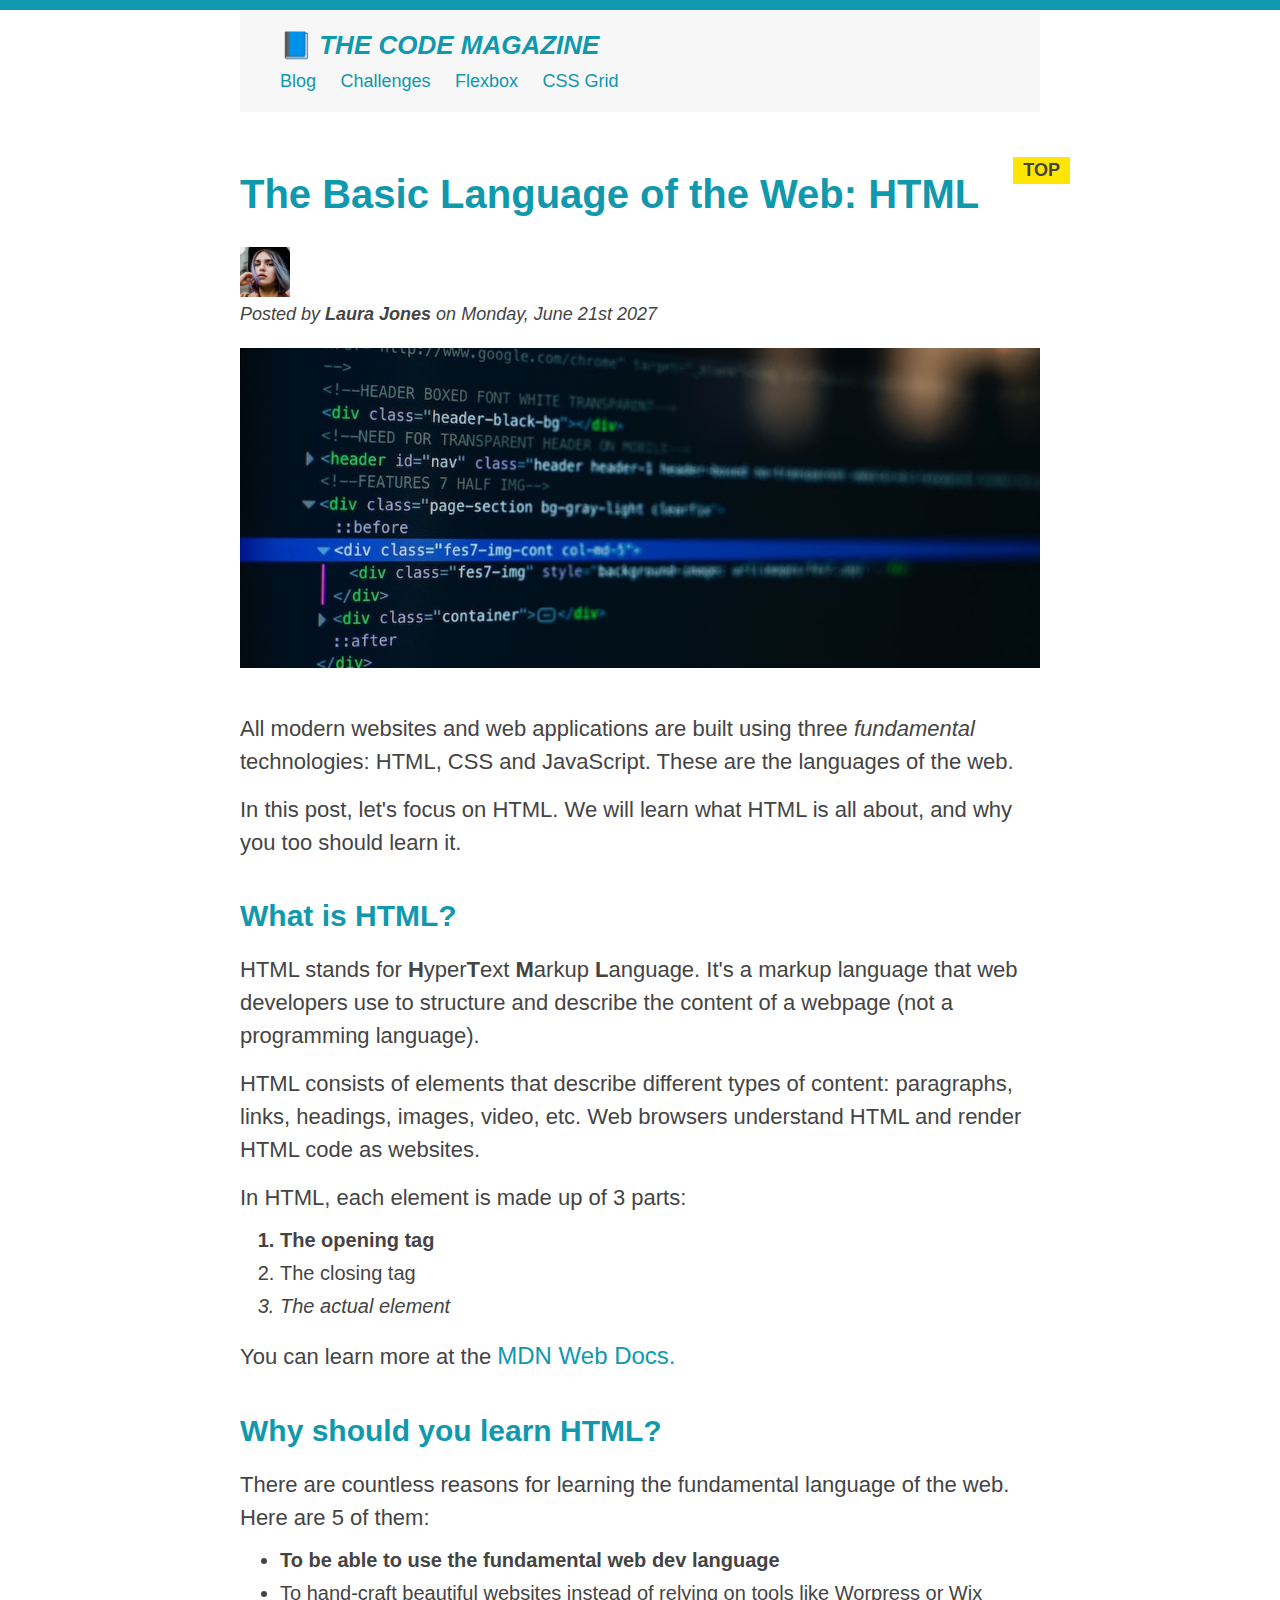
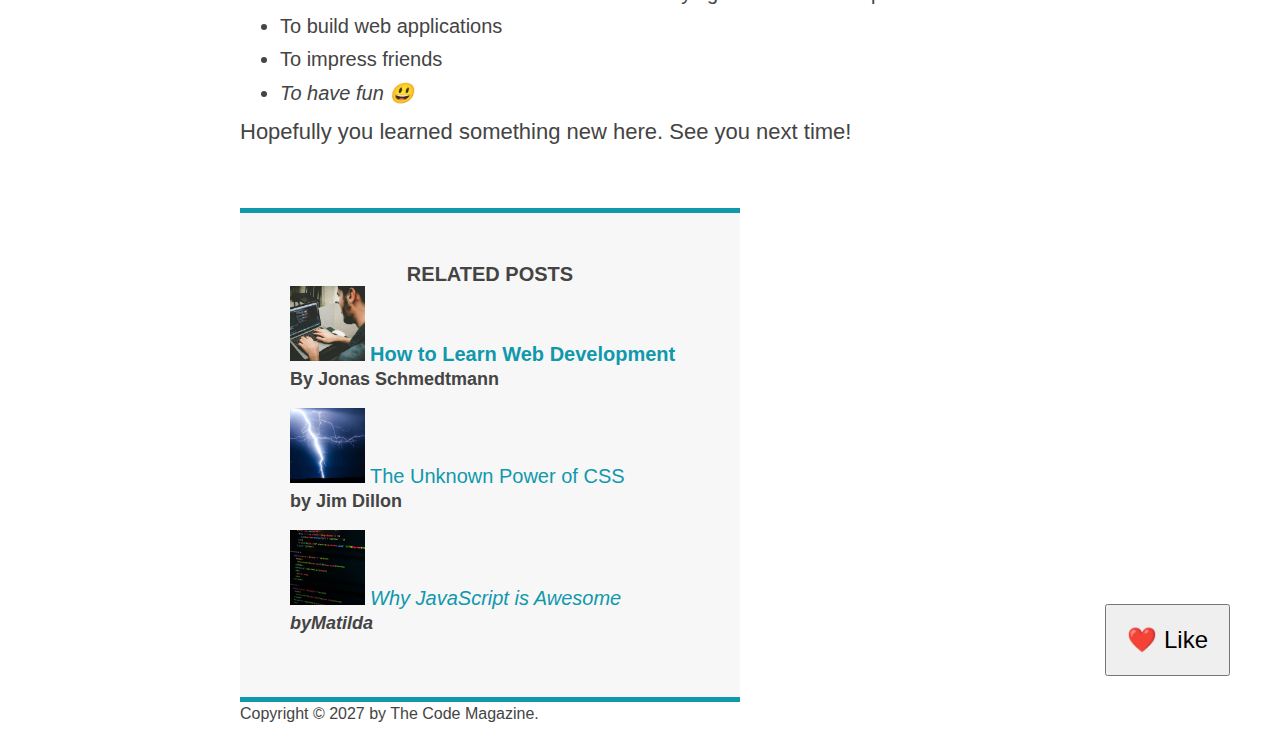
<file: 01-HtmlAndCss-Fundamental/index.html>
<!DOCTYPE html>
<html lang="en">
	<head>
		<meta charset="UTF-8" />
		<meta name="viewport" content="width=device-width, initial-scale=1.0" />
		<title>The Basic Language Of Web: HTML</title>
		<link rel="stylesheet" href="style.css" />
	</head>
	<body>
		<div class="container">
			<header class="main-header">
				<h2 class="main-title">📘 The Code Magazine</h2>
				<nav>
					<a href="blog.html">Blog</a>
					<a href="#">Challenges</a>
					<a href="#">Flexbox</a>
					<a href="#">CSS Grid</a>
				</nav>
			</header>

			<article>
				<header class="article-header">
					<h2 class="article-title">The Basic Language of the Web: HTML</h2>

					<img src="img/laura-jones.jpg" alt="author image" width="50px" height="50px" />

					<p class="posted-by">
						Posted by <strong>Laura Jones</strong> on Monday, June 21st 2027
					</p>

					<img
						class="img-post"
						src="img/post-img.jpg"
						alt="HTML code image"
						width="500px"
						height="200px"
					/>
				</header>

				<p>
					All modern websites and web applications are built using three
					<em>fundamental</em>
					technologies: HTML, CSS and JavaScript. These are the languages of the web.
				</p>

				<p>
					In this post, let's focus on HTML. We will learn what HTML is all about, and why
					you too should learn it.
				</p>

				<h3>What is HTML?</h3>

				<p>
					HTML stands for <strong>H</strong>yper<strong>T</strong>ext
					<strong>M</strong>arkup <strong>L</strong>anguage. It's a markup language that
					web developers use to structure and describe the content of a webpage (not a
					programming language).
				</p>

				<p>
					HTML consists of elements that describe different types of content: paragraphs,
					links, headings, images, video, etc. Web browsers understand HTML and render
					HTML code as websites.
				</p>

				<p>In HTML, each element is made up of 3 parts:</p>

				<ol class="list">
					<li>The opening tag</li>
					<li>The closing tag</li>
					<li>The actual element</li>
				</ol>

				<p>
					You can learn more at the
					<a href="https://developer.mozilla.org/en-US/docs/Web/HTML" target="_blank"
						>MDN Web Docs.</a
					>
				</p>

				<h3>Why should you learn HTML?</h3>

				<p>
					There are countless reasons for learning the fundamental language of the web.
					Here are 5 of them:
				</p>

				<ul class="list">
					<li>To be able to use the fundamental web dev language</li>
					<li>
						To hand-craft beautiful websites instead of relying on tools like Worpress or
						Wix
					</li>
					<li>To build web applications</li>
					<li>To impress friends</li>
					<li>To have fun 😃</li>
				</ul>

				<p>Hopefully you learned something new here. See you next time!</p>
			</article>

			<aside>
				<h4>Related posts</h4>

				<ul class="list">
					<li>
						<img
							src="img/related-1.jpg"
							alt="man coding in pc"
							width="75px"
							height="75px"
						/><a href="#">How to Learn Web Development</a>
						<p>By Jonas Schmedtmann</p>
					</li>

					<li>
						<img
							src="img/related-2.jpg"
							alt="lightning image"
							width="75px"
							height="75px"
						/><a href="#">The Unknown Power of CSS</a>
						<p>by Jim Dillon</p>
					</li>

					<li>
						<img
							src="img/related-3.jpg"
							alt="coding image"
							width="75px"
							height="75px"
						/><a href="#">Why JavaScript is Awesome</a>
						<p>byMatilda</p>
					</li>
				</ul>
			</aside>

			<footer><p>Copyright &copy; 2027 by The Code Magazine.</p></footer>
		</div>
		<button>❤️ Like</button>
	</body>
</html>
</file>
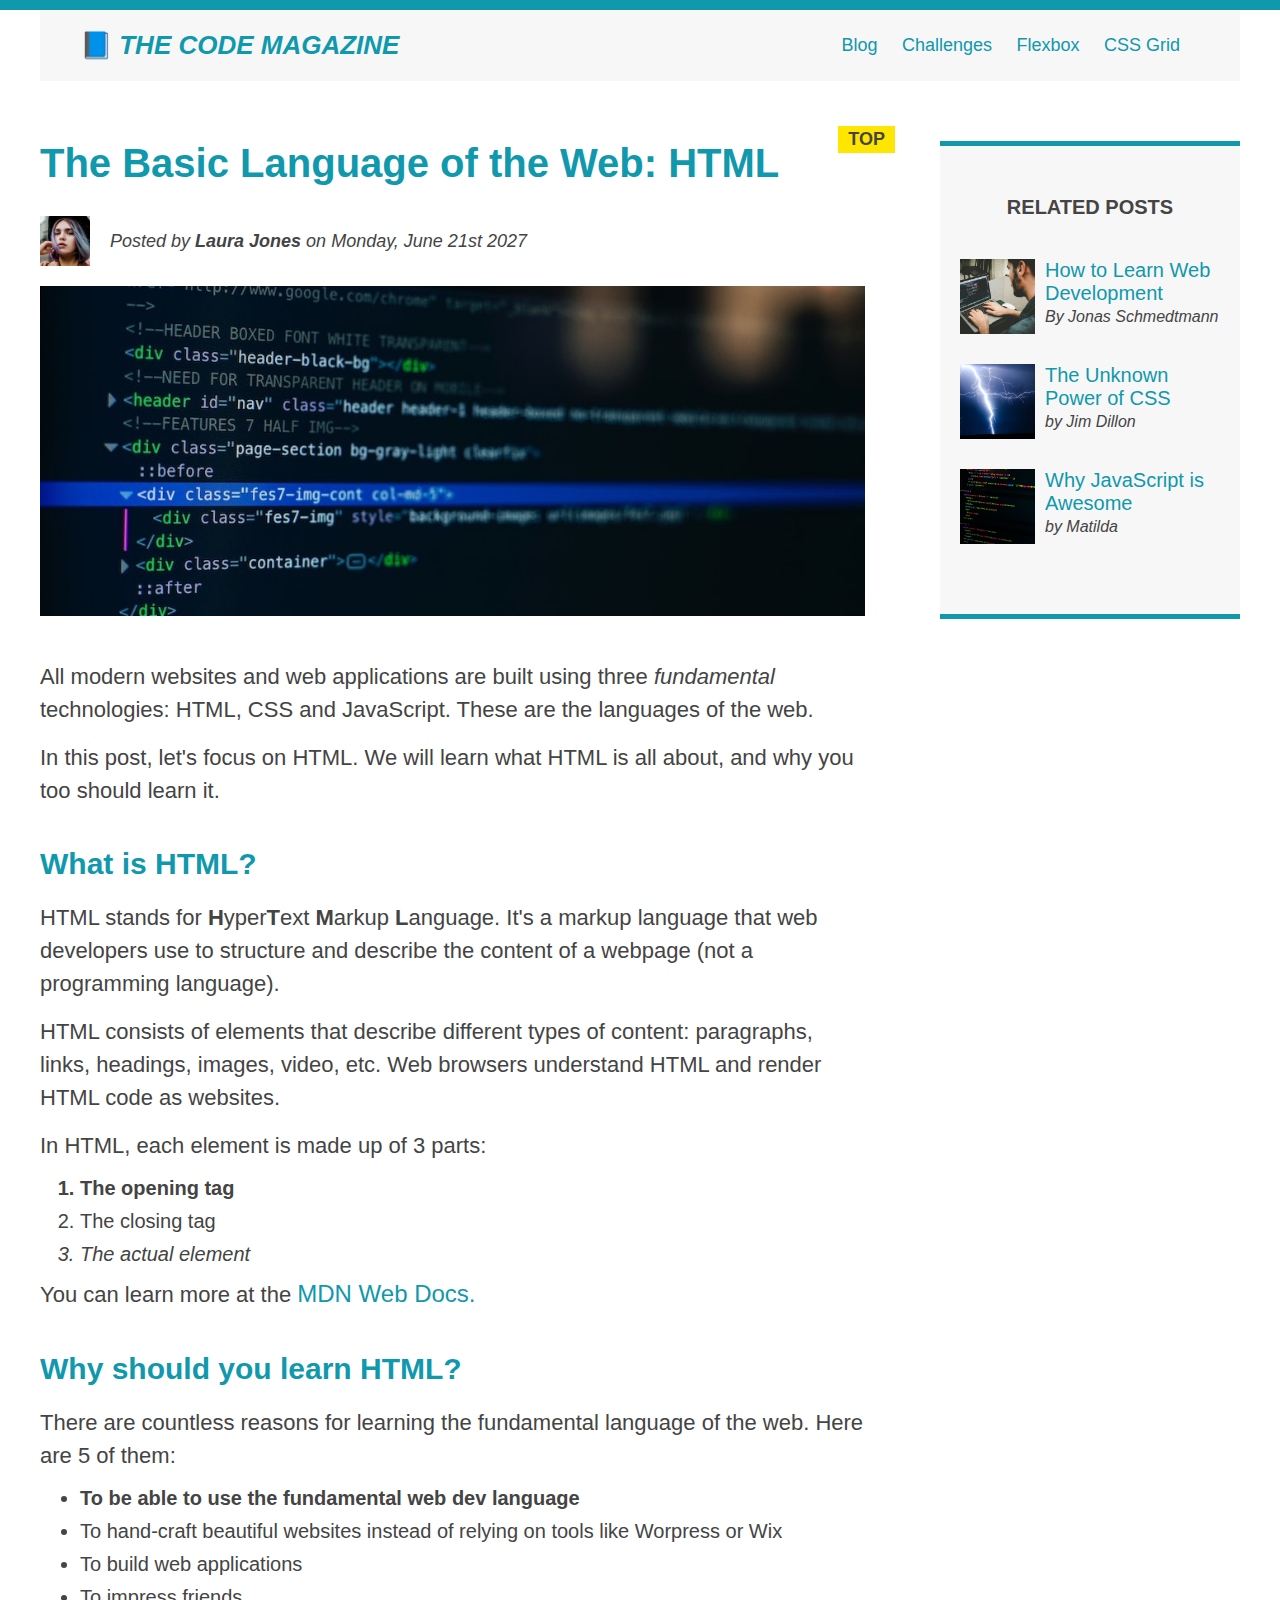
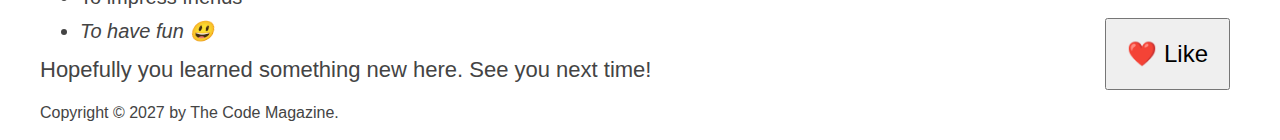
<file: 02-CSS-Layouts/index.html>
<!DOCTYPE html>
<html lang="en">
	<head>
		<meta charset="UTF-8" />
		<meta name="viewport" content="width=device-width, initial-scale=1.0" />
		<title>The Basic Language Of Web: HTML</title>
		<link rel="stylesheet" href="style.css" />
	</head>
	<body>
		<div class="container">
			<header class="main-header clearfix">
				<h2 class="main-title">📘 The Code Magazine</h2>
				<nav>
					<a href="blog.html">Blog</a>
					<a href="#">Challenges</a>
					<a href="flexbox.html">Flexbox</a>
					<a href="css-grid.html">CSS Grid</a>
				</nav>
			</header>

			<!-- For CSS FLEX -->
			<!-- <main> -->
			<article>
				<header class="article-header">
					<h2 class="article-title">The Basic Language of the Web: HTML</h2>

					<div class="author">
						<img
							class="author-img"
							src="img/laura-jones.jpg"
							alt="author image"
							width="50px"
							height="50px"
						/>

						<p class="author-info">
							Posted by <strong>Laura Jones</strong> on Monday, June 21st 2027
						</p>
					</div>

					<img
						class="img-post"
						src="img/post-img.jpg"
						alt="HTML code image"
						width="500px"
						height="200px"
					/>
				</header>

				<p>
					All modern websites and web applications are built using three
					<em>fundamental</em>
					technologies: HTML, CSS and JavaScript. These are the languages of the web.
				</p>

				<p>
					In this post, let's focus on HTML. We will learn what HTML is all about, and why
					you too should learn it.
				</p>

				<h3>What is HTML?</h3>

				<p>
					HTML stands for <strong>H</strong>yper<strong>T</strong>ext
					<strong>M</strong>arkup <strong>L</strong>anguage. It's a markup language that
					web developers use to structure and describe the content of a webpage (not a
					programming language).
				</p>

				<p>
					HTML consists of elements that describe different types of content: paragraphs,
					links, headings, images, video, etc. Web browsers understand HTML and render
					HTML code as websites.
				</p>

				<p>In HTML, each element is made up of 3 parts:</p>

				<ol class="list">
					<li>The opening tag</li>
					<li>The closing tag</li>
					<li>The actual element</li>
				</ol>

				<p>
					You can learn more at the
					<a href="https://developer.mozilla.org/en-US/docs/Web/HTML" target="_blank"
						>MDN Web Docs.</a
					>
				</p>

				<h3>Why should you learn HTML?</h3>

				<p>
					There are countless reasons for learning the fundamental language of the web.
					Here are 5 of them:
				</p>

				<ul class="list">
					<li>To be able to use the fundamental web dev language</li>
					<li>
						To hand-craft beautiful websites instead of relying on tools like Worpress or
						Wix
					</li>
					<li>To build web applications</li>
					<li>To impress friends</li>
					<li>To have fun 😃</li>
				</ul>

				<p>Hopefully you learned something new here. See you next time!</p>
			</article>

			<aside>
				<h4>Related posts</h4>
				<ul class="related">
					<li class="related-post">
						<img
							src="img/related-1.jpg"
							alt="man coding in pc"
							width="75px"
							height="75px"
						/>
						<div>
							<a href="#" class="related-link">How to Learn Web Development</a>
							<p class="related-author">By Jonas Schmedtmann</p>
						</div>
					</li>

					<li class="related-post">
						<img
							src="img/related-2.jpg"
							alt="lightning image"
							width="75px"
							height="75px"
						/>
						<div>
							<a href="#" class="related-link">The Unknown Power of CSS</a>
							<p class="related-author">by Jim Dillon</p>
						</div>
					</li>

					<li class="related-post">
						<img src="img/related-3.jpg" alt="coding image" width="75px" height="75px" />
						<div>
							<a href="#" class="related-link">Why JavaScript is Awesome</a>
							<p class="related-author">by Matilda</p>
						</div>
					</li>
				</ul>
			</aside>
			<!-- </main> -->

			<footer><p>Copyright &copy; 2027 by The Code Magazine.</p></footer>
		</div>
		<button>❤️ Like</button>
	</body>
</html>
</file>
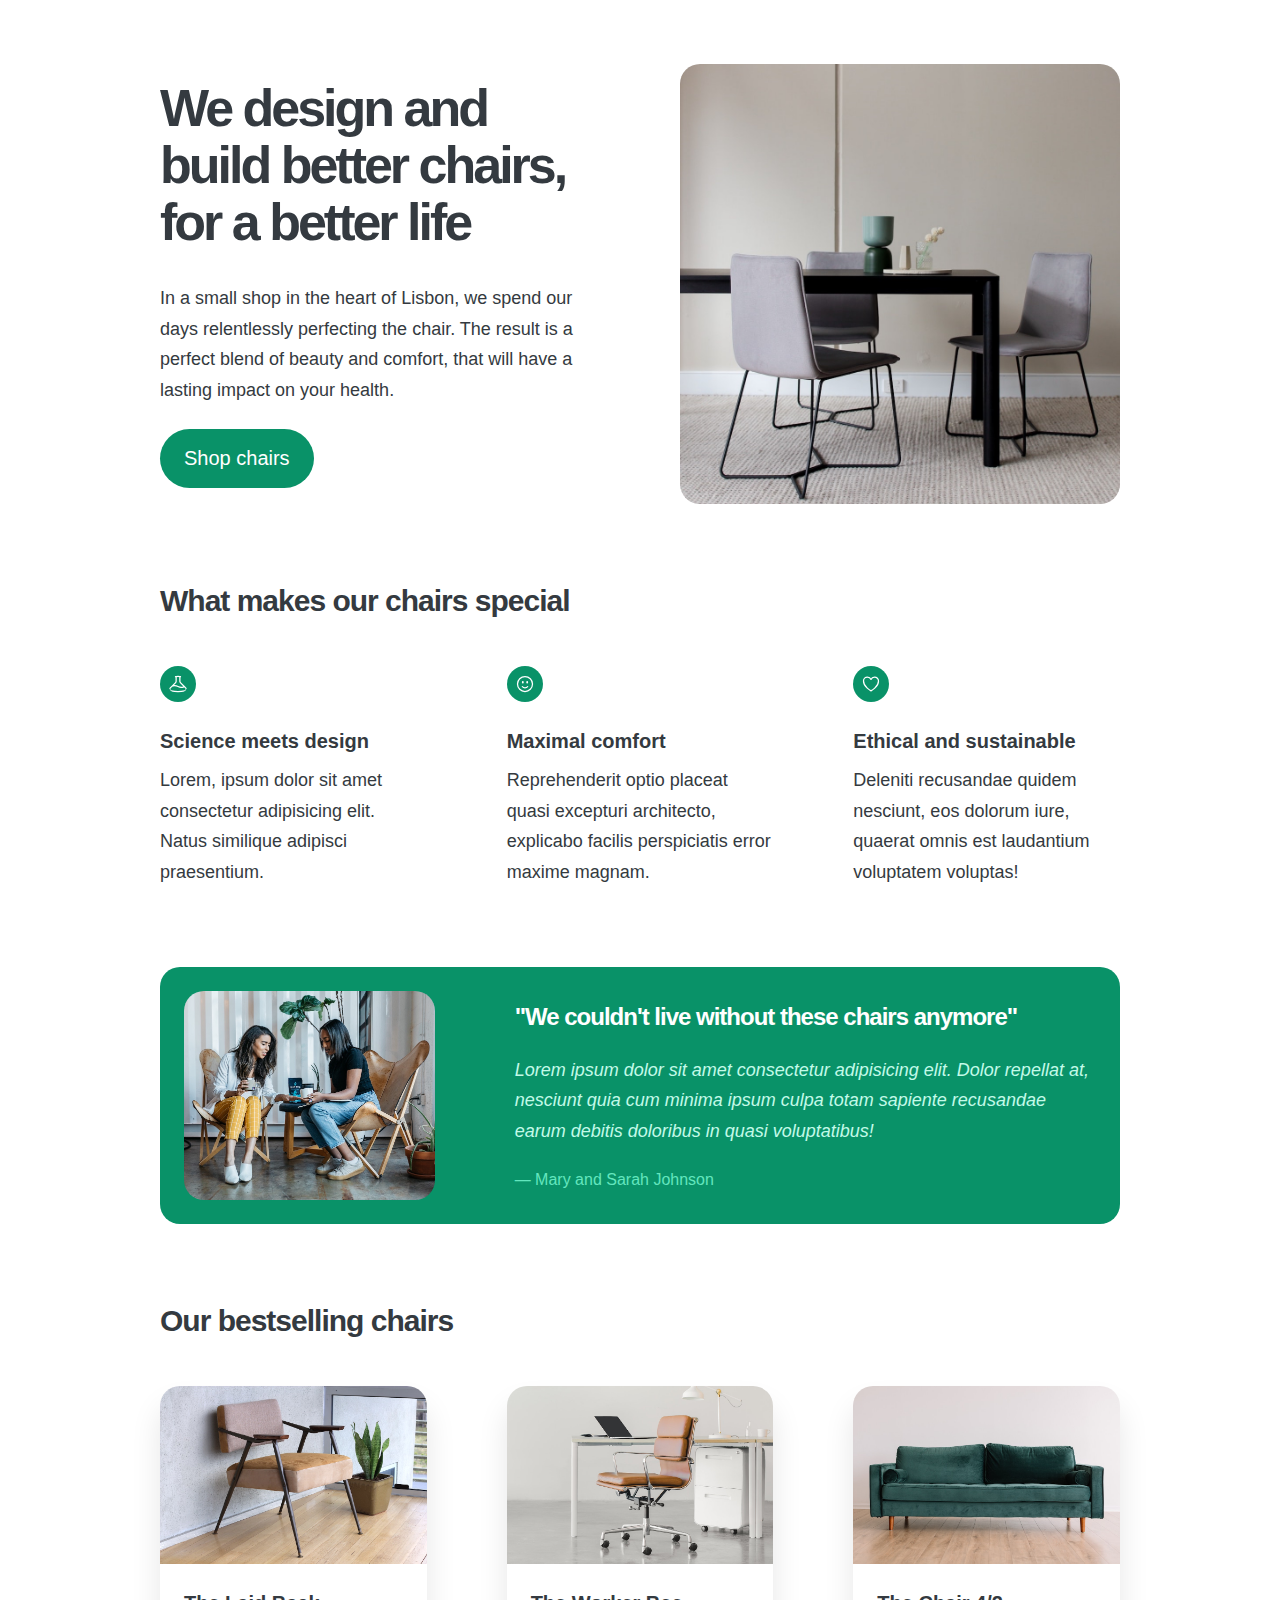
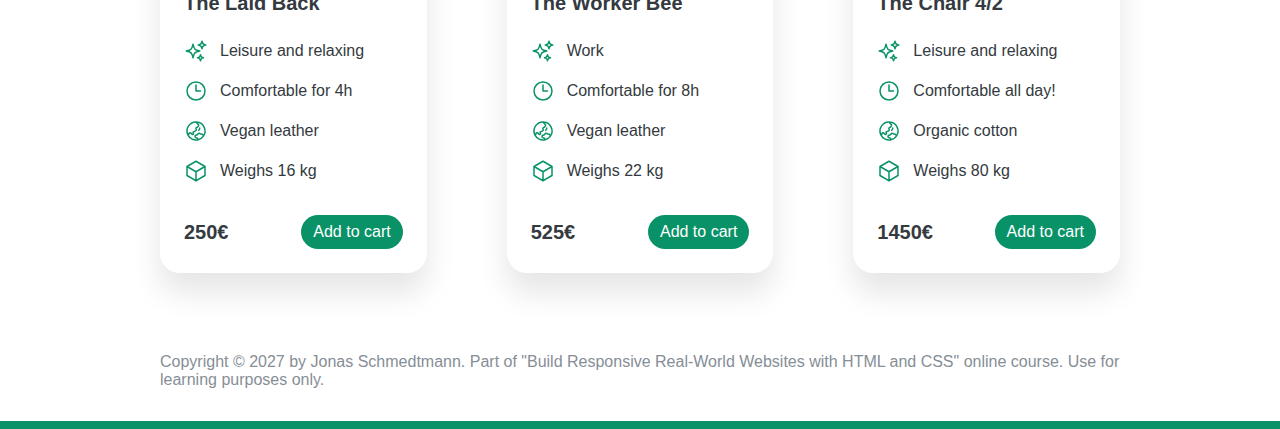
<file: 03-Design/index.html>
<!DOCTYPE html>
<html lang="en">
	<head>
		<meta charset="UTF-8" />
		<meta http-equiv="X-UA-Compatible" content="IE=edge" />
		<meta name="viewport" content="width=device-width, initial-scale=1.0" />
		<link rel="preconnect" href="https://fonts.googleapis.com" />
		<link rel="preconnect" href="https://fonts.gstatic.com" crossorigin />
		<link
			href="https://fonts.googleapis.com/css2?family=Inter:opsz,wght@14..32,100..900&display=swap"
			rel="stylesheet"
		/>
		<link rel="stylesheet" href="style.css" />
		<title>Lisbon Chair Shop</title>
	</head>
	<body>
		<div class="container">
			<header>
				<div class="header-text-box">
					<h1>We design and build better chairs, for a better life</h1>
					<p class="header-text">
						In a small shop in the heart of Lisbon, we spend our days relentlessly
						perfecting the chair. The result is a perfect blend of beauty and comfort,
						that will have a lasting impact on your health.
					</p>
					<a class="btn btn--big" href="#">Shop chairs</a>
				</div>
				<img src="hero.jpg" alt="Photo" />
			</header>

			<section>
				<h2>What makes our chairs special</h2>
				<div class="grid-3-cols">
					<div>
						<svg
							xmlns="http://www.w3.org/2000/svg"
							fill="none"
							viewBox="0 0 24 24"
							stroke-width="1.5"
							stroke="currentColor"
							class="features-icon"
						>
							<path
								stroke-linecap="round"
								stroke-linejoin="round"
								d="M9.75 3.104v5.714a2.25 2.25 0 0 1-.659 1.591L5 14.5M9.75 3.104c-.251.023-.501.05-.75.082m.75-.082a24.301 24.301 0 0 1 4.5 0m0 0v5.714c0 .597.237 1.17.659 1.591L19.8 15.3M14.25 3.104c.251.023.501.05.75.082M19.8 15.3l-1.57.393A9.065 9.065 0 0 1 12 15a9.065 9.065 0 0 0-6.23-.693L5 14.5m14.8.8 1.402 1.402c1.232 1.232.65 3.318-1.067 3.611A48.309 48.309 0 0 1 12 21c-2.773 0-5.491-.235-8.135-.687-1.718-.293-2.3-2.379-1.067-3.61L5 14.5"
							/>
						</svg>

						<p class="features-title"><strong>Science meets design</strong></p>
						<p class="features-text">
							Lorem, ipsum dolor sit amet consectetur adipisicing elit. Natus similique
							adipisci praesentium.
						</p>
					</div>

					<div>
						<svg
							xmlns="http://www.w3.org/2000/svg"
							fill="none"
							viewBox="0 0 24 24"
							stroke-width="1.5"
							stroke="currentColor"
							class="features-icon"
						>
							<path
								stroke-linecap="round"
								stroke-linejoin="round"
								d="M15.182 15.182a4.5 4.5 0 0 1-6.364 0M21 12a9 9 0 1 1-18 0 9 9 0 0 1 18 0ZM9.75 9.75c0 .414-.168.75-.375.75S9 10.164 9 9.75 9.168 9 9.375 9s.375.336.375.75Zm-.375 0h.008v.015h-.008V9.75Zm5.625 0c0 .414-.168.75-.375.75s-.375-.336-.375-.75.168-.75.375-.75.375.336.375.75Zm-.375 0h.008v.015h-.008V9.75Z"
							/>
						</svg>

						<p class="features-title">
							<strong>Maximal comfort</strong>
						</p>
						<p class="features-text">
							Reprehenderit optio placeat quasi excepturi architecto, explicabo facilis
							perspiciatis error maxime magnam.
						</p>
					</div>

					<div>
						<svg
							xmlns="http://www.w3.org/2000/svg"
							fill="none"
							viewBox="0 0 24 24"
							stroke-width="1.5"
							stroke="currentColor"
							class="features-icon"
						>
							<path
								stroke-linecap="round"
								stroke-linejoin="round"
								d="M21 8.25c0-2.485-2.099-4.5-4.688-4.5-1.935 0-3.597 1.126-4.312 2.733-.715-1.607-2.377-2.733-4.313-2.733C5.1 3.75 3 5.765 3 8.25c0 7.22 9 12 9 12s9-4.78 9-12Z"
							/>
						</svg>

						<p class="features-title">
							<strong>Ethical and sustainable</strong>
						</p>
						<p class="features-text">
							Deleniti recusandae quidem nesciunt, eos dolorum iure, quaerat omnis est
							laudantium voluptatem voluptas!
						</p>
					</div>
				</div>
			</section>

			<section class="testimonial-section">
				<div class="grid-3-cols">
					<img src="customers.jpg" alt="People sitting on chairs" />
					<div class="testimonial-box">
						<h2>"We couldn't live without these chairs anymore"</h2>
						<blockquote class="testimonial-text">
							Lorem ipsum dolor sit amet consectetur adipisicing elit. Dolor repellat at,
							nesciunt quia cum minima ipsum culpa totam sapiente recusandae earum debitis
							doloribus in quasi voluptatibus!
						</blockquote>
						<p class="testimonial-author">&mdash; Mary and Sarah Johnson</p>
					</div>
				</div>
			</section>

			<section>
				<h2>Our bestselling chairs</h2>
				<div class="grid-3-cols">
					<figure class="chair">
						<img src="chair-1.jpg" alt="Chair" />
						<div class="chair-box">
							<h3>The Laid Back</h3>
							<ul class="chair-details">
								<li>
									<svg
										xmlns="http://www.w3.org/2000/svg"
										fill="none"
										viewBox="0 0 24 24"
										stroke-width="1.5"
										stroke="currentColor"
										class="chair-icon"
									>
										<path
											stroke-linecap="round"
											stroke-linejoin="round"
											d="M9.813 15.904 9 18.75l-.813-2.846a4.5 4.5 0 0 0-3.09-3.09L2.25 12l2.846-.813a4.5 4.5 0 0 0 3.09-3.09L9 5.25l.813 2.846a4.5 4.5 0 0 0 3.09 3.09L15.75 12l-2.846.813a4.5 4.5 0 0 0-3.09 3.09ZM18.259 8.715 18 9.75l-.259-1.035a3.375 3.375 0 0 0-2.455-2.456L14.25 6l1.036-.259a3.375 3.375 0 0 0 2.455-2.456L18 2.25l.259 1.035a3.375 3.375 0 0 0 2.456 2.456L21.75 6l-1.035.259a3.375 3.375 0 0 0-2.456 2.456ZM16.894 20.567 16.5 21.75l-.394-1.183a2.25 2.25 0 0 0-1.423-1.423L13.5 18.75l1.183-.394a2.25 2.25 0 0 0 1.423-1.423l.394-1.183.394 1.183a2.25 2.25 0 0 0 1.423 1.423l1.183.394-1.183.394a2.25 2.25 0 0 0-1.423 1.423Z"
										/>
									</svg>

									<!-- Span is a generic INLINE text element, it doesn't have any meaning. It's like a div element, but inline -->
									<span>Leisure and relaxing</span>
								</li>
								<li>
									<svg
										xmlns="http://www.w3.org/2000/svg"
										fill="none"
										viewBox="0 0 24 24"
										stroke-width="1.5"
										stroke="currentColor"
										class="chair-icon"
									>
										<path
											stroke-linecap="round"
											stroke-linejoin="round"
											d="M12 6v6h4.5m4.5 0a9 9 0 1 1-18 0 9 9 0 0 1 18 0Z"
										/>
									</svg>

									<span>Comfortable for 4h</span>
								</li>
								<li>
									<svg
										xmlns="http://www.w3.org/2000/svg"
										fill="none"
										viewBox="0 0 24 24"
										stroke-width="1.5"
										stroke="currentColor"
										class="chair-icon"
									>
										<path
											stroke-linecap="round"
											stroke-linejoin="round"
											d="M12.75 3.03v.568c0 .334.148.65.405.864l1.068.89c.442.369.535 1.01.216 1.49l-.51.766a2.25 2.25 0 0 1-1.161.886l-.143.048a1.107 1.107 0 0 0-.57 1.664c.369.555.169 1.307-.427 1.605L9 13.125l.423 1.059a.956.956 0 0 1-1.652.928l-.679-.906a1.125 1.125 0 0 0-1.906.172L4.5 15.75l-.612.153M12.75 3.031a9 9 0 0 0-8.862 12.872M12.75 3.031a9 9 0 0 1 6.69 14.036m0 0-.177-.529A2.25 2.25 0 0 0 17.128 15H16.5l-.324-.324a1.453 1.453 0 0 0-2.328.377l-.036.073a1.586 1.586 0 0 1-.982.816l-.99.282c-.55.157-.894.702-.8 1.267l.073.438c.08.474.49.821.97.821.846 0 1.598.542 1.865 1.345l.215.643m5.276-3.67a9.012 9.012 0 0 1-5.276 3.67m0 0a9 9 0 0 1-10.275-4.835M15.75 9c0 .896-.393 1.7-1.016 2.25"
										/>
									</svg>

									<span>Vegan leather</span>
								</li>
								<li>
									<svg
										xmlns="http://www.w3.org/2000/svg"
										fill="none"
										viewBox="0 0 24 24"
										stroke-width="1.5"
										stroke="currentColor"
										class="chair-icon"
									>
										<path
											stroke-linecap="round"
											stroke-linejoin="round"
											d="m21 7.5-9-5.25L3 7.5m18 0-9 5.25m9-5.25v9l-9 5.25M3 7.5l9 5.25M3 7.5v9l9 5.25m0-9v9"
										/>
									</svg>

									<span>Weighs 16 kg</span>
								</li>
							</ul>
							<div class="chair-price">
								<strong>250€</strong>
								<a href="#" class="btn btn--small">Add to cart</a>
							</div>
						</div>
					</figure>

					<figure class="chair">
						<img src="chair-2.jpg" alt="Chair" />
						<div class="chair-box">
							<h3>The Worker Bee</h3>
							<ul class="chair-details">
								<li>
									<svg
										xmlns="http://www.w3.org/2000/svg"
										fill="none"
										viewBox="0 0 24 24"
										stroke-width="1.5"
										stroke="currentColor"
										class="chair-icon"
									>
										<path
											stroke-linecap="round"
											stroke-linejoin="round"
											d="M9.813 15.904 9 18.75l-.813-2.846a4.5 4.5 0 0 0-3.09-3.09L2.25 12l2.846-.813a4.5 4.5 0 0 0 3.09-3.09L9 5.25l.813 2.846a4.5 4.5 0 0 0 3.09 3.09L15.75 12l-2.846.813a4.5 4.5 0 0 0-3.09 3.09ZM18.259 8.715 18 9.75l-.259-1.035a3.375 3.375 0 0 0-2.455-2.456L14.25 6l1.036-.259a3.375 3.375 0 0 0 2.455-2.456L18 2.25l.259 1.035a3.375 3.375 0 0 0 2.456 2.456L21.75 6l-1.035.259a3.375 3.375 0 0 0-2.456 2.456ZM16.894 20.567 16.5 21.75l-.394-1.183a2.25 2.25 0 0 0-1.423-1.423L13.5 18.75l1.183-.394a2.25 2.25 0 0 0 1.423-1.423l.394-1.183.394 1.183a2.25 2.25 0 0 0 1.423 1.423l1.183.394-1.183.394a2.25 2.25 0 0 0-1.423 1.423Z"
										/>
									</svg>
									<span>Work</span>
								</li>
								<li>
									<svg
										xmlns="http://www.w3.org/2000/svg"
										fill="none"
										viewBox="0 0 24 24"
										stroke-width="1.5"
										stroke="currentColor"
										class="chair-icon"
									>
										<path
											stroke-linecap="round"
											stroke-linejoin="round"
											d="M12 6v6h4.5m4.5 0a9 9 0 1 1-18 0 9 9 0 0 1 18 0Z"
										/>
									</svg>
									<span>Comfortable for 8h</span>
								</li>
								<li>
									<svg
										xmlns="http://www.w3.org/2000/svg"
										fill="none"
										viewBox="0 0 24 24"
										stroke-width="1.5"
										stroke="currentColor"
										class="chair-icon"
									>
										<path
											stroke-linecap="round"
											stroke-linejoin="round"
											d="M12.75 3.03v.568c0 .334.148.65.405.864l1.068.89c.442.369.535 1.01.216 1.49l-.51.766a2.25 2.25 0 0 1-1.161.886l-.143.048a1.107 1.107 0 0 0-.57 1.664c.369.555.169 1.307-.427 1.605L9 13.125l.423 1.059a.956.956 0 0 1-1.652.928l-.679-.906a1.125 1.125 0 0 0-1.906.172L4.5 15.75l-.612.153M12.75 3.031a9 9 0 0 0-8.862 12.872M12.75 3.031a9 9 0 0 1 6.69 14.036m0 0-.177-.529A2.25 2.25 0 0 0 17.128 15H16.5l-.324-.324a1.453 1.453 0 0 0-2.328.377l-.036.073a1.586 1.586 0 0 1-.982.816l-.99.282c-.55.157-.894.702-.8 1.267l.073.438c.08.474.49.821.97.821.846 0 1.598.542 1.865 1.345l.215.643m5.276-3.67a9.012 9.012 0 0 1-5.276 3.67m0 0a9 9 0 0 1-10.275-4.835M15.75 9c0 .896-.393 1.7-1.016 2.25"
										/>
									</svg>
									<span>Vegan leather</span>
								</li>
								<li>
									<svg
										xmlns="http://www.w3.org/2000/svg"
										fill="none"
										viewBox="0 0 24 24"
										stroke-width="1.5"
										stroke="currentColor"
										class="chair-icon"
									>
										<path
											stroke-linecap="round"
											stroke-linejoin="round"
											d="m21 7.5-9-5.25L3 7.5m18 0-9 5.25m9-5.25v9l-9 5.25M3 7.5l9 5.25M3 7.5v9l9 5.25m0-9v9"
										/>
									</svg>
									<span>Weighs 22 kg</span>
								</li>
							</ul>
							<div class="chair-price">
								<strong>525€</strong>
								<a href="#" class="btn btn--small">Add to cart</a>
							</div>
						</div>
					</figure>

					<figure class="chair">
						<img src="chair-3.jpg" alt="Chair" />
						<div class="chair-box">
							<h3>The Chair 4/2</h3>
							<ul class="chair-details">
								<li>
									<svg
										xmlns="http://www.w3.org/2000/svg"
										fill="none"
										viewBox="0 0 24 24"
										stroke-width="1.5"
										stroke="currentColor"
										class="chair-icon"
									>
										<path
											stroke-linecap="round"
											stroke-linejoin="round"
											d="M9.813 15.904 9 18.75l-.813-2.846a4.5 4.5 0 0 0-3.09-3.09L2.25 12l2.846-.813a4.5 4.5 0 0 0 3.09-3.09L9 5.25l.813 2.846a4.5 4.5 0 0 0 3.09 3.09L15.75 12l-2.846.813a4.5 4.5 0 0 0-3.09 3.09ZM18.259 8.715 18 9.75l-.259-1.035a3.375 3.375 0 0 0-2.455-2.456L14.25 6l1.036-.259a3.375 3.375 0 0 0 2.455-2.456L18 2.25l.259 1.035a3.375 3.375 0 0 0 2.456 2.456L21.75 6l-1.035.259a3.375 3.375 0 0 0-2.456 2.456ZM16.894 20.567 16.5 21.75l-.394-1.183a2.25 2.25 0 0 0-1.423-1.423L13.5 18.75l1.183-.394a2.25 2.25 0 0 0 1.423-1.423l.394-1.183.394 1.183a2.25 2.25 0 0 0 1.423 1.423l1.183.394-1.183.394a2.25 2.25 0 0 0-1.423 1.423Z"
										/>
									</svg>
									<span>Leisure and relaxing</span>
								</li>
								<li>
									<svg
										xmlns="http://www.w3.org/2000/svg"
										fill="none"
										viewBox="0 0 24 24"
										stroke-width="1.5"
										stroke="currentColor"
										class="chair-icon"
									>
										<path
											stroke-linecap="round"
											stroke-linejoin="round"
											d="M12 6v6h4.5m4.5 0a9 9 0 1 1-18 0 9 9 0 0 1 18 0Z"
										/>
									</svg>
									<span>Comfortable all day!</span>
								</li>
								<li>
									<svg
										xmlns="http://www.w3.org/2000/svg"
										fill="none"
										viewBox="0 0 24 24"
										stroke-width="1.5"
										stroke="currentColor"
										class="chair-icon"
									>
										<path
											stroke-linecap="round"
											stroke-linejoin="round"
											d="M12.75 3.03v.568c0 .334.148.65.405.864l1.068.89c.442.369.535 1.01.216 1.49l-.51.766a2.25 2.25 0 0 1-1.161.886l-.143.048a1.107 1.107 0 0 0-.57 1.664c.369.555.169 1.307-.427 1.605L9 13.125l.423 1.059a.956.956 0 0 1-1.652.928l-.679-.906a1.125 1.125 0 0 0-1.906.172L4.5 15.75l-.612.153M12.75 3.031a9 9 0 0 0-8.862 12.872M12.75 3.031a9 9 0 0 1 6.69 14.036m0 0-.177-.529A2.25 2.25 0 0 0 17.128 15H16.5l-.324-.324a1.453 1.453 0 0 0-2.328.377l-.036.073a1.586 1.586 0 0 1-.982.816l-.99.282c-.55.157-.894.702-.8 1.267l.073.438c.08.474.49.821.97.821.846 0 1.598.542 1.865 1.345l.215.643m5.276-3.67a9.012 9.012 0 0 1-5.276 3.67m0 0a9 9 0 0 1-10.275-4.835M15.75 9c0 .896-.393 1.7-1.016 2.25"
										/>
									</svg>
									<span>Organic cotton</span>
								</li>
								<li>
									<svg
										xmlns="http://www.w3.org/2000/svg"
										fill="none"
										viewBox="0 0 24 24"
										stroke-width="1.5"
										stroke="currentColor"
										class="chair-icon"
									>
										<path
											stroke-linecap="round"
											stroke-linejoin="round"
											d="m21 7.5-9-5.25L3 7.5m18 0-9 5.25m9-5.25v9l-9 5.25M3 7.5l9 5.25M3 7.5v9l9 5.25m0-9v9"
										/>
									</svg>
									<span>Weighs 80 kg</span>
								</li>
							</ul>
							<div class="chair-price">
								<strong>1450€</strong>
								<a href="#" class="btn btn--small">Add to cart</a>
							</div>
						</div>
					</figure>
				</div>
			</section>

			<footer>
				Copyright &copy; 2027 by Jonas Schmedtmann. Part of "Build Responsive Real-World
				Websites with HTML and CSS" online course. Use for learning purposes only.
			</footer>
		</div>
	</body>
</html>
</file>
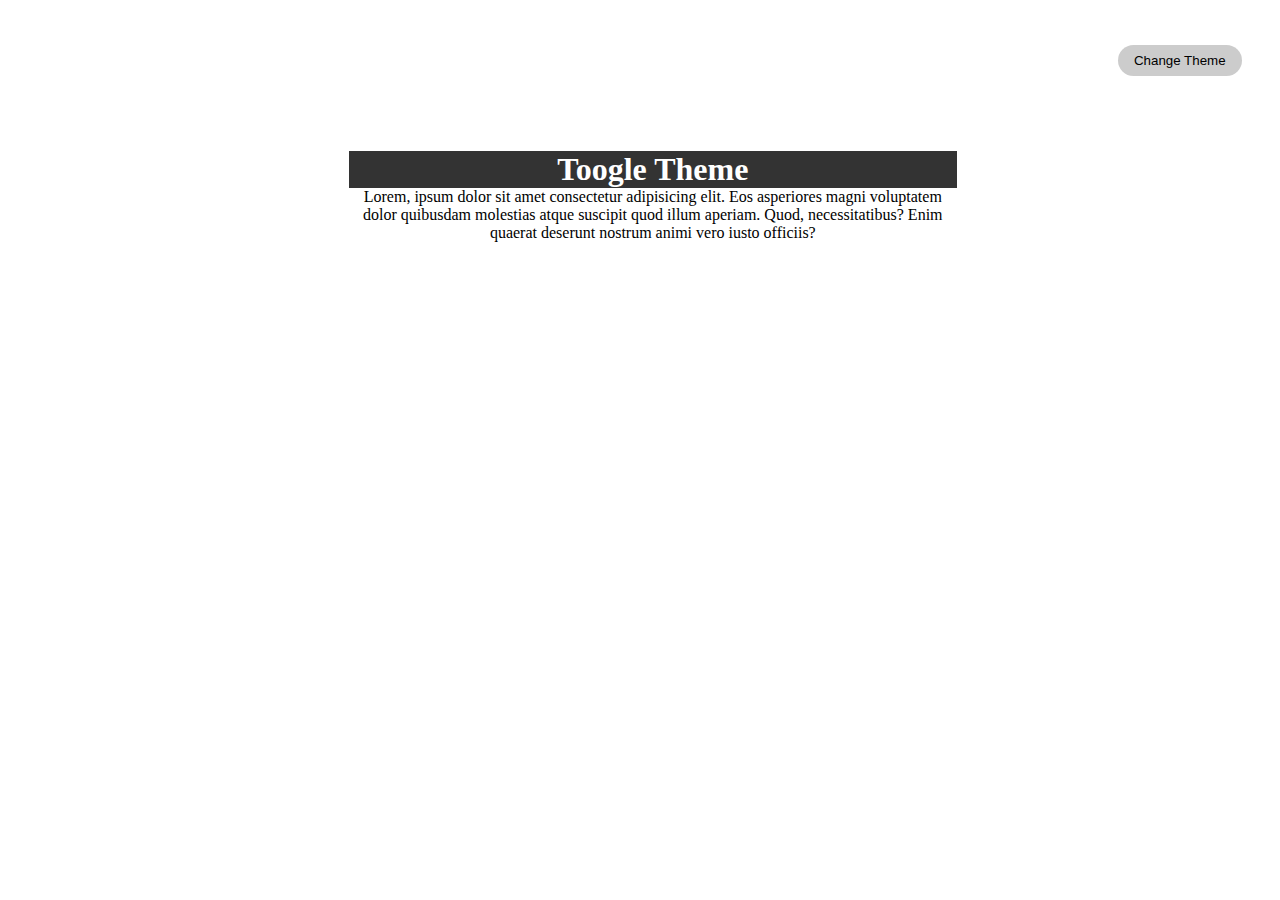
<file: Toogle Theme/index.html>
<!DOCTYPE html>
<html lang="en">
	<head>
		<meta charset="UTF-8" />
		<meta name="viewport" content="width=device-width, initial-scale=1.0" />
		<link rel="stylesheet" href="index.css" />
		<title>Toggle Theme</title>
	</head>
	<body>
		<button class="toggle">Change Theme</button>
		<div class="div">
			<h1>Toogle Theme</h1>
			<p>
				Lorem, ipsum dolor sit amet consectetur adipisicing elit. Eos asperiores magni
				voluptatem dolor quibusdam molestias atque suscipit quod illum aperiam. Quod,
				necessitatibus? Enim quaerat deserunt nostrum animi vero iusto officiis?
			</p>
		</div>
	</body>
</html>
</file>
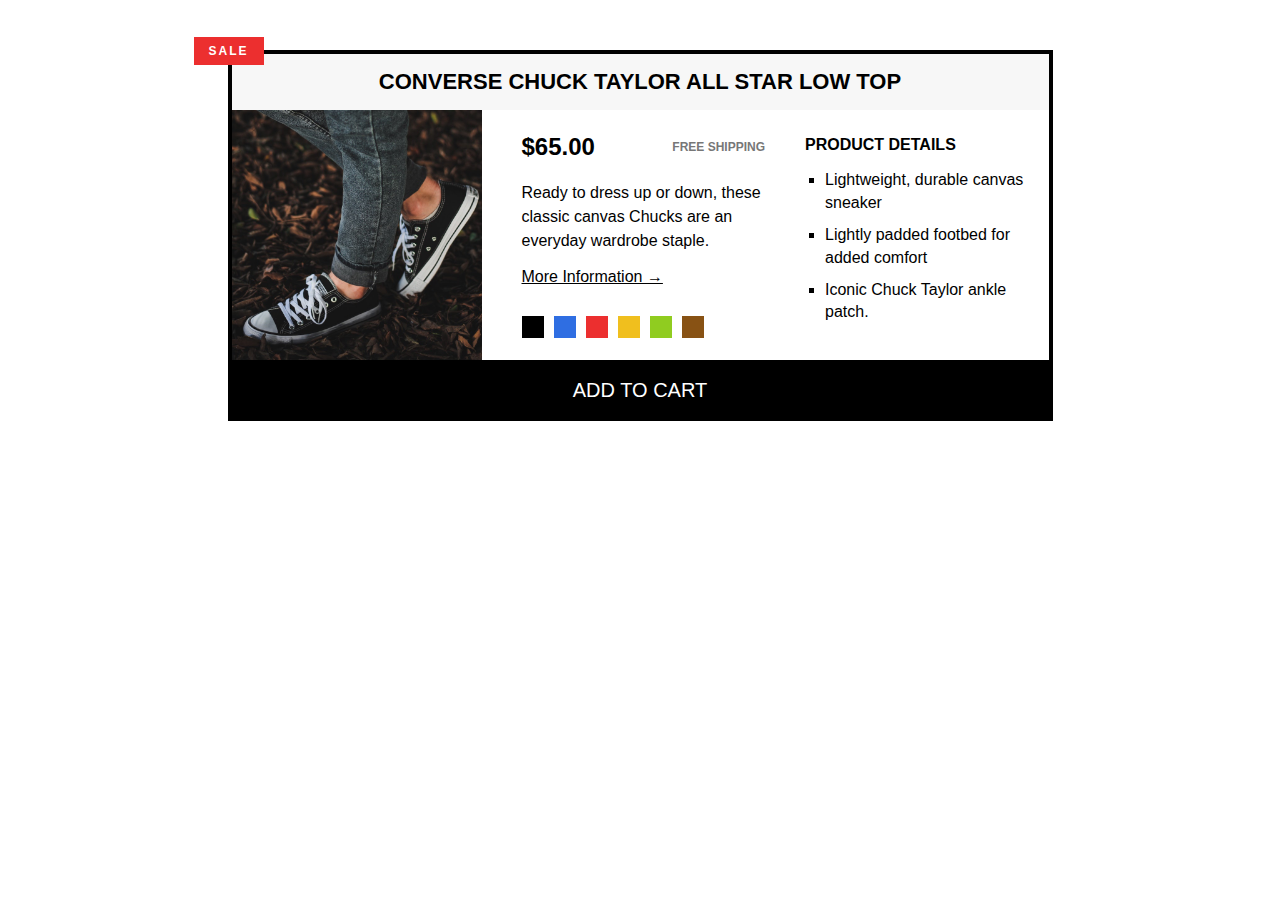
<file: Challenges/Challenge-1/index.html>
<!DOCTYPE html>
<html lang="en">
	<head>
		<meta charset="UTF-8" />
		<meta name="viewport" content="width=device-width, initial-scale=1.0" />
		<link rel="stylesheet" href="style.css" />
		<title>Challenge-1</title>
	</head>
	<body>
		<article>
			<h2 class="product-title">Converse Chuck Taylor All Star Low Top</h2>
			<p class="sale">sale</p>

			<img src="challenges.jpg" alt="shoe image" width="250px" height="250px" />

			<div class="info">
				<div class="price">
					<p class="rate"><strong>$65.00</strong></p>
					<p class="shipping">Free Shipping</p>
				</div>
				<p class="prod-info">
					Ready to dress up or down, these classic canvas Chucks are an everyday wardrobe
					staple.
				</p>
				<a href="#">More Information &rarr;</a>

				<div class="colors">
					<div class="color black"></div>
					<div class="color blue"></div>
					<div class="color red"></div>
					<div class="color yellow"></div>
					<div class="color green"></div>
					<div class="color brown"></div>
				</div>
			</div>

			<div class="details">
				<h4>Product details</h4>
				<ul>
					<li>Lightweight, durable canvas sneaker</li>
					<li>Lightly padded footbed for added comfort</li>
					<li>Iconic Chuck Taylor ankle patch.</li>
				</ul>
			</div>

			<button class="add-cart">Add to cart</button>
		</article>
	</body>
</html>
</file>
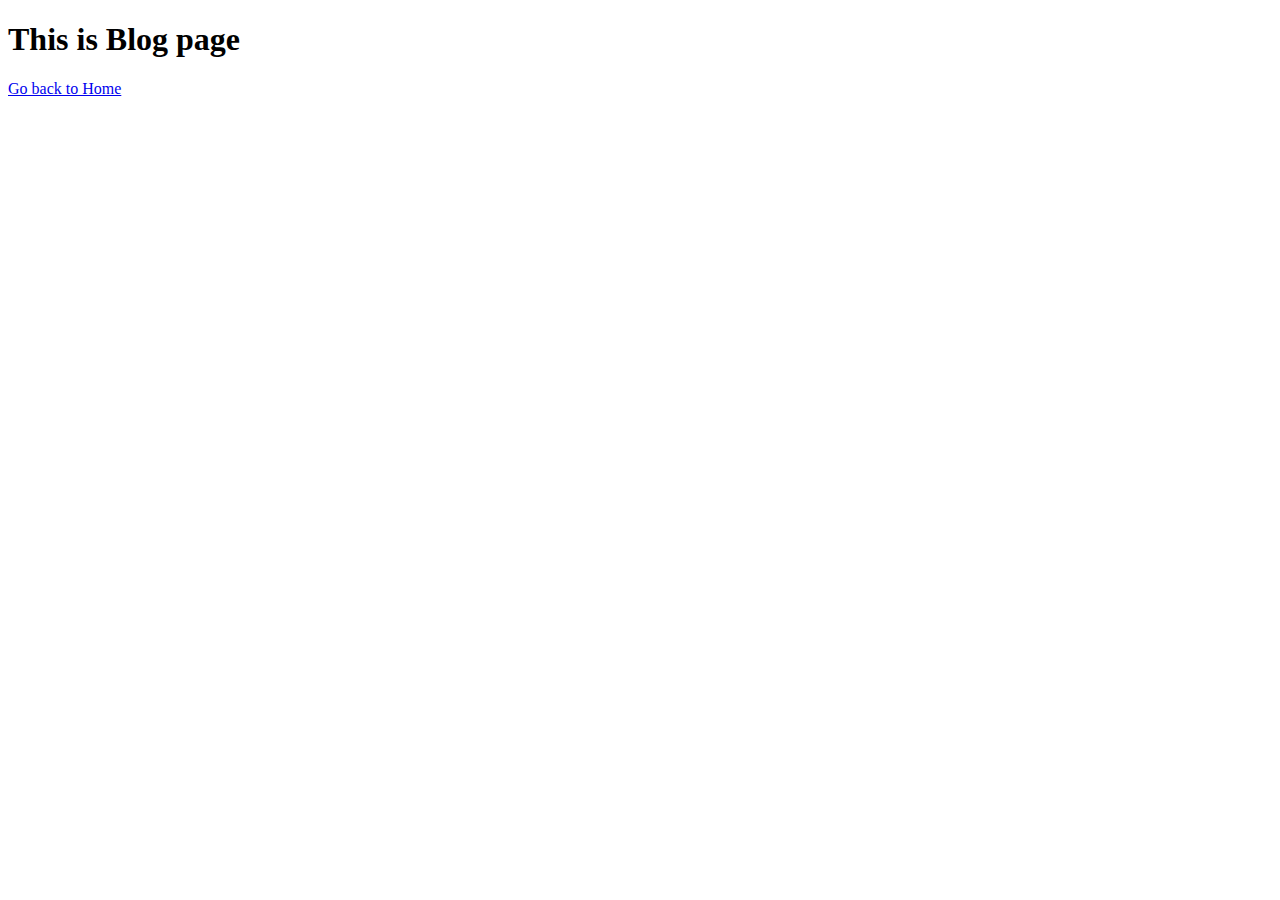
<file: 01-HtmlAndCss-Fundamental/blog.html>
<!DOCTYPE html>
<html lang="en">
	<head>
		<meta charset="UTF-8" />
		<meta name="viewport" content="width=device-width, initial-scale=1.0" />
		<title>Blog</title>
	</head>
	<body>
		<h1>This is Blog page</h1>
		<a href="index.html">Go back to Home</a>
	</body>
</html>
</file>
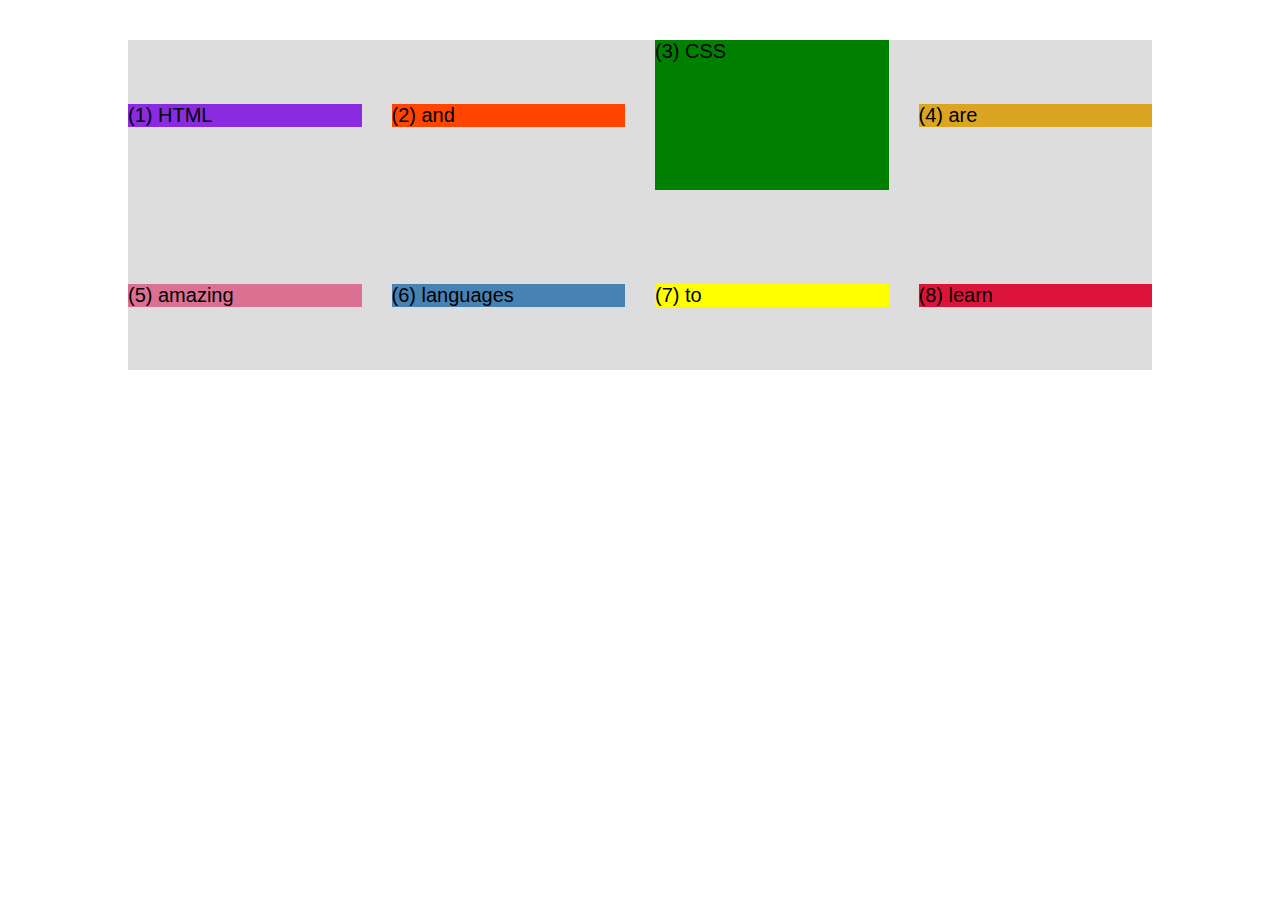
<file: 02-CSS-Layouts/css-grid.html>
<!DOCTYPE html>
<html lang="en">
	<head>
		<meta charset="UTF-8" />
		<meta http-equiv="X-UA-Compatible" content="IE=edge" />
		<meta name="viewport" content="width=device-width, initial-scale=1.0" />
		<title>CSS Grid</title>
		<style>
			.el--1 {
				background-color: blueviolet;
			}
			.el--2 {
				background-color: orangered;
			}
			.el--3 {
				background-color: green;
				height: 150px;
			}
			.el--4 {
				background-color: goldenrod;
			}
			.el--5 {
				background-color: palevioletred;
			}
			.el--6 {
				background-color: steelblue;
			}
			.el--7 {
				background-color: yellow;
			}
			.el--8 {
				background-color: crimson;
			}

			.container--1 {
				/* STARTER */
				font-family: sans-serif;
				background-color: #ddd;
				font-size: 20px;
				margin: 40px 120px;

				/* CSS GRID */
				display: grid;
				/* grid-template-columns: 120px 100px 50px 100px; */
				/* grid-template-columns: 1fr 1fr 1fr 1fr; */
				grid-template-columns: repeat(4, 1fr);

				/* grid-template-rows: 200px 120px; */
				grid-template-rows: 1fr 1fr;
				gap: 30px;

				align-items: center;
				/* justify-items: start; */
			}

			.container--2 {
				display: none;
				/* STARTER */
				font-family: sans-serif;
				background-color: black;
				font-size: 40px;
				margin: 100px;

				width: 1000px;
				height: 600px;

				/* CSS GRID */
			}
		</style>
	</head>
	<body>
		<div class="container--1">
			<div class="el el--1">(1) HTML</div>
			<div class="el el--2">(2) and</div>
			<div class="el el--3">(3) CSS</div>
			<div class="el el--4">(4) are</div>
			<div class="el el--5">(5) amazing</div>
			<div class="el el--6">(6) languages</div>
			<div class="el el--7">(7) to</div>
			<div class="el el--8">(8) learn</div>
		</div>

		<div class="container--2">
			<div class="el el--1">(1)</div>
			<div class="el el--3">(3)</div>
			<div class="el el--4">(4)</div>
			<div class="el el--5">(5)</div>
			<div class="el el--6">(6)</div>
			<div class="el el--7">(7)</div>
		</div>
	</body>
</html>
</file>
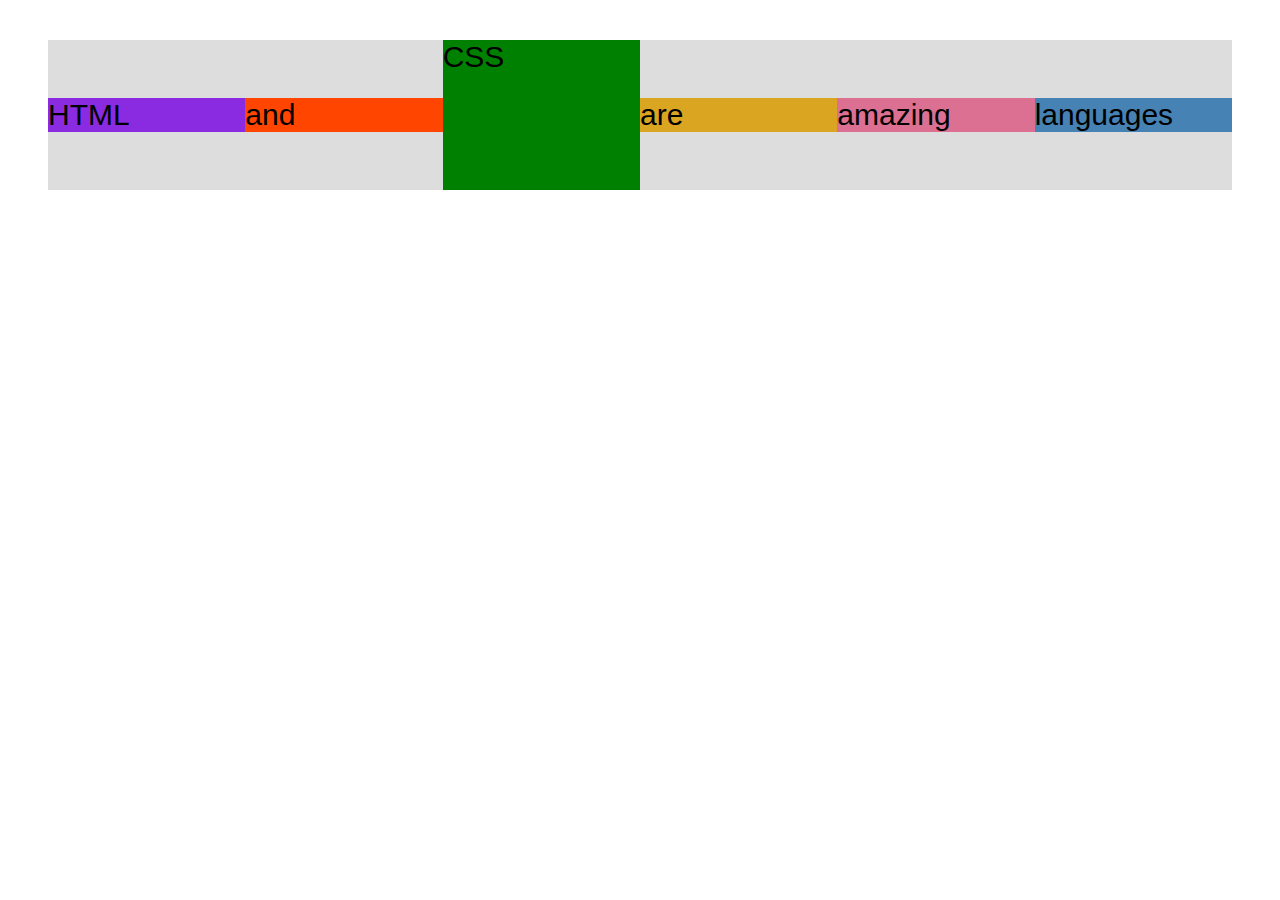
<file: 02-CSS-Layouts/flexbox.html>
<!DOCTYPE html>
<html lang="en">
	<head>
		<meta charset="UTF-8" />
		<meta http-equiv="X-UA-Compatible" content="IE=edge" />
		<meta name="viewport" content="width=device-width, initial-scale=1.0" />
		<title>Flexbox</title>
		<style>
			.el--1 {
				background-color: blueviolet;
			}
			.el--2 {
				background-color: orangered;
			}
			.el--3 {
				background-color: green;
				height: 150px;
			}
			.el--4 {
				background-color: goldenrod;
			}
			.el--5 {
				background-color: palevioletred;
			}
			.el--6 {
				background-color: steelblue;
			}

			.container {
				/* STARTER */
				font-family: sans-serif;
				background-color: #ddd;
				font-size: 30px;
				margin: 40px;

				/* FLEXBOX */
				display: flex;
				align-items: center;
				justify-content: flex-start;
			}

			.el {
				/* 
        DEFAULT:
        flex-grow: 0;
        flex-shrink: 1;
        flex-basis: auto;
        
        or

        flex:0 1 auto;
        */
				flex: 1;
			}
		</style>
	</head>
	<body>
		<div class="container">
			<div class="el el--1">HTML</div>
			<div class="el el--2">and</div>
			<div class="el el--3">CSS</div>
			<div class="el el--4">are</div>
			<div class="el el--5">amazing</div>
			<div class="el el--6">languages</div>
		</div>
	</body>
</html>
</file>
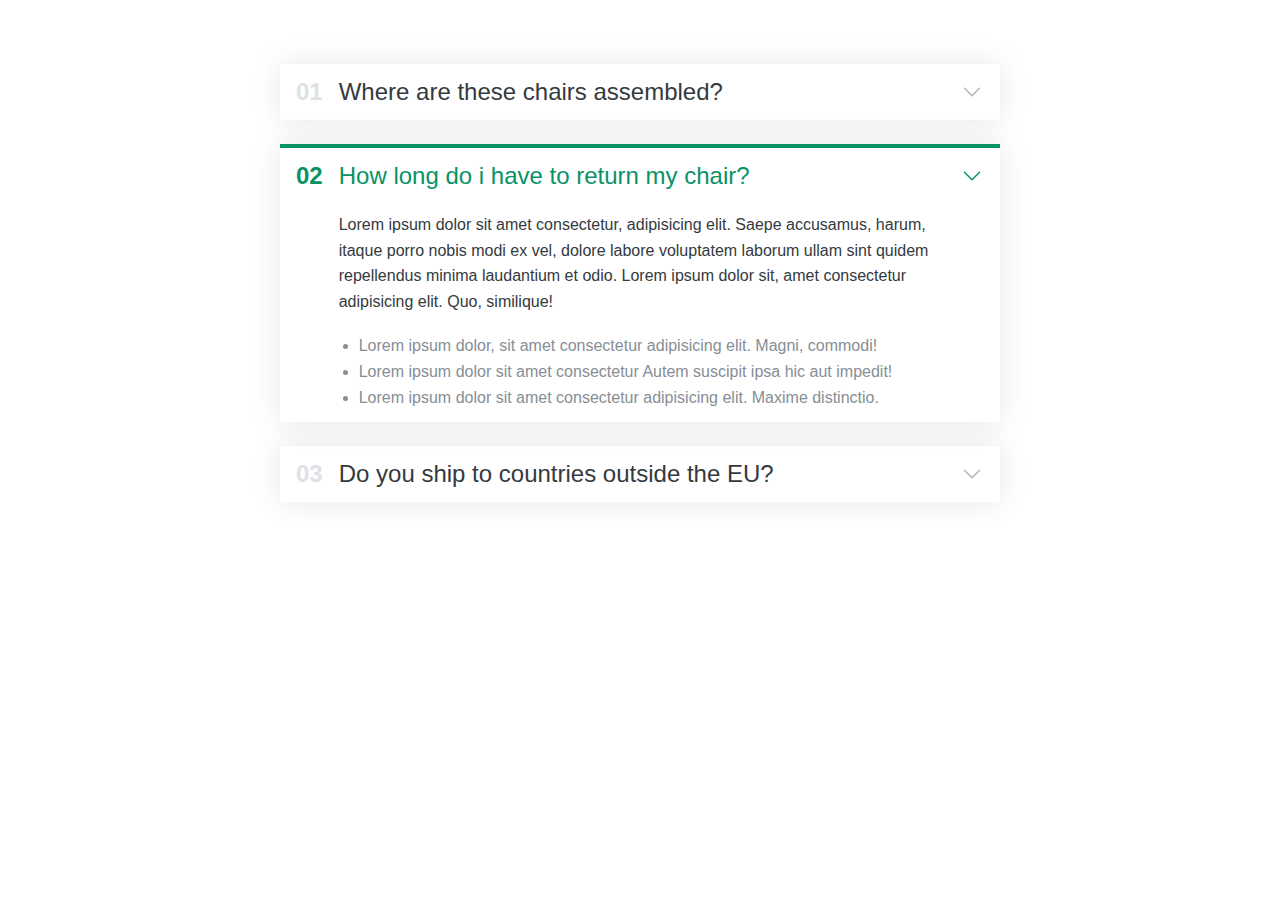
<file: 04-ElementsAndComponents/01-Accordion.html>
<!DOCTYPE html>
<html lang="en">
	<head>
		<meta charset="UTF-8" />
		<meta name="viewport" content="width=device-width, initial-scale=1.0" />
		<link rel="preconnect" href="https://fonts.googleapis.com" />
		<link rel="preconnect" href="https://fonts.gstatic.com" crossorigin />
		<link
			href="https://fonts.googleapis.com/css2?family=Inter:opsz,wght@14..32,100..900&display=swap"
			rel="stylesheet"
		/>
		<title>Accordion Components</title>
		<style>
			/*
			   SPACING SYSTEM (px)
			   2 / 4 / 8 / 12 / 16 / 24 / 32 / 48 / 64 / 80 / 96 / 128
			   FONT SIZE SYSTEM (px)
			   10 / 12 / 14 / 16 / 18 / 20 / 24 / 30 / 36 / 44 / 52 / 62 / 74 / 86 / 98
			   MAIN COLOR : #099268
			   GRAY COLOR : #343a40
			   */

			* {
				margin: 0;
				padding: 0;
				box-sizing: border-box;
			}

			body {
				font-family: sans-serif;
				color: #343a40;
				line-height: 1;
			}

			.accordion {
				width: 720px;
				margin: 64px auto;
				display: flex;
				flex-direction: column;
				gap: 24px;
			}

			.item {
				display: grid;
				grid-template-columns: auto 1fr auto;
				column-gap: 16px;
				row-gap: 24px;
				align-items: center;
				padding: 16px;
				box-shadow: 0 0 30px rgba(0, 0, 0, 0.1);
			}

			.number {
				color: #dee2e6;
				font-size: 24px;
				font-weight: 600;
			}
			.text {
				font-size: 24px;
			}

			.icon {
				color: #adb5bd;
				height: 24px;
				width: 24px;
			}

			.hidden-box {
				display: none;
				grid-column: 2;
			}

			.open {
				border-top: 4px solid #099268;
			}

			.open .number,
			.open .text,
			.open .icon {
				color: #099268;
			}

			.open .hidden-box {
				display: block;
			}

			.hidden-box p {
				line-height: 1.6;
				margin-bottom: 24px;
			}

			.hidden-box ul {
				color: #868e96;
				margin-left: 20px;
				display: flex;
				flex-direction: column;
				gap: 10px;
			}
		</style>
	</head>
	<body>
		<div class="accordion">
			<div class="item">
				<p class="number">01</p>
				<p class="text">Where are these chairs assembled?</p>
				<svg
					xmlns="http://www.w3.org/2000/svg"
					fill="none"
					viewBox="0 0 24 24"
					stroke-width="1.5"
					stroke="currentColor"
					class="icon"
				>
					<path
						stroke-linecap="round"
						stroke-linejoin="round"
						d="m19.5 8.25-7.5 7.5-7.5-7.5"
					/>
				</svg>
				<div class="hidden-box">
					<p>
						Lorem ipsum dolor sit amet consectetur, adipisicing elit. Saepe accusamus,
						harum, itaque porro nobis modi ex vel, dolore labore voluptatem laborum ullam
						sint quidem repellendus minima laudantium et odio. Lorem ipsum dolor sit, amet
						consectetur adipisicing elit. Quo, similique!
					</p>
					<ul>
						<li>
							Lorem ipsum dolor, sit amet consectetur adipisicing elit. Magni, commodi!
						</li>
						<li>
							Lorem ipsum dolor sit amet consectetur Autem suscipit ipsa hic aut impedit!
						</li>
						<li>
							Lorem ipsum dolor sit amet consectetur adipisicing elit. Maxime distinctio.
						</li>
					</ul>
				</div>
			</div>
			<div class="item open">
				<p class="number">02</p>
				<p class="text">How long do i have to return my chair?</p>
				<svg
					xmlns="http://www.w3.org/2000/svg"
					fill="none"
					viewBox="0 0 24 24"
					stroke-width="1.5"
					stroke="currentColor"
					class="icon"
				>
					<path
						stroke-linecap="round"
						stroke-linejoin="round"
						d="m19.5 8.25-7.5 7.5-7.5-7.5"
					/>
				</svg>
				<div class="hidden-box">
					<p>
						Lorem ipsum dolor sit amet consectetur, adipisicing elit. Saepe accusamus,
						harum, itaque porro nobis modi ex vel, dolore labore voluptatem laborum ullam
						sint quidem repellendus minima laudantium et odio. Lorem ipsum dolor sit, amet
						consectetur adipisicing elit. Quo, similique!
					</p>
					<ul>
						<li>
							Lorem ipsum dolor, sit amet consectetur adipisicing elit. Magni, commodi!
						</li>
						<li>
							Lorem ipsum dolor sit amet consectetur Autem suscipit ipsa hic aut impedit!
						</li>
						<li>
							Lorem ipsum dolor sit amet consectetur adipisicing elit. Maxime distinctio.
						</li>
					</ul>
				</div>
			</div>
			<div class="item">
				<p class="number">03</p>
				<p class="text">Do you ship to countries outside the EU?</p>
				<svg
					xmlns="http://www.w3.org/2000/svg"
					fill="none"
					viewBox="0 0 24 24"
					stroke-width="1.5"
					stroke="currentColor"
					class="icon"
				>
					<path
						stroke-linecap="round"
						stroke-linejoin="round"
						d="m19.5 8.25-7.5 7.5-7.5-7.5"
					/>
				</svg>
				<div class="hidden-box">
					<p>
						Lorem ipsum dolor sit amet consectetur, adipisicing elit. Saepe accusamus,
						harum, itaque porro nobis modi ex vel, dolore labore voluptatem laborum ullam
						sint quidem repellendus minima laudantium et odio. Lorem ipsum dolor sit, amet
						consectetur adipisicing elit. Quo, similique!
					</p>
					<ul>
						<li>
							Lorem ipsum dolor, sit amet consectetur adipisicing elit. Magni, commodi!
						</li>
						<li>
							Lorem ipsum dolor sit amet consectetur Autem suscipit ipsa hic aut impedit!
						</li>
						<li>
							Lorem ipsum dolor sit amet consectetur adipisicing elit. Maxime distinctio.
						</li>
					</ul>
				</div>
			</div>
		</div>
	</body>
</html>
</file>
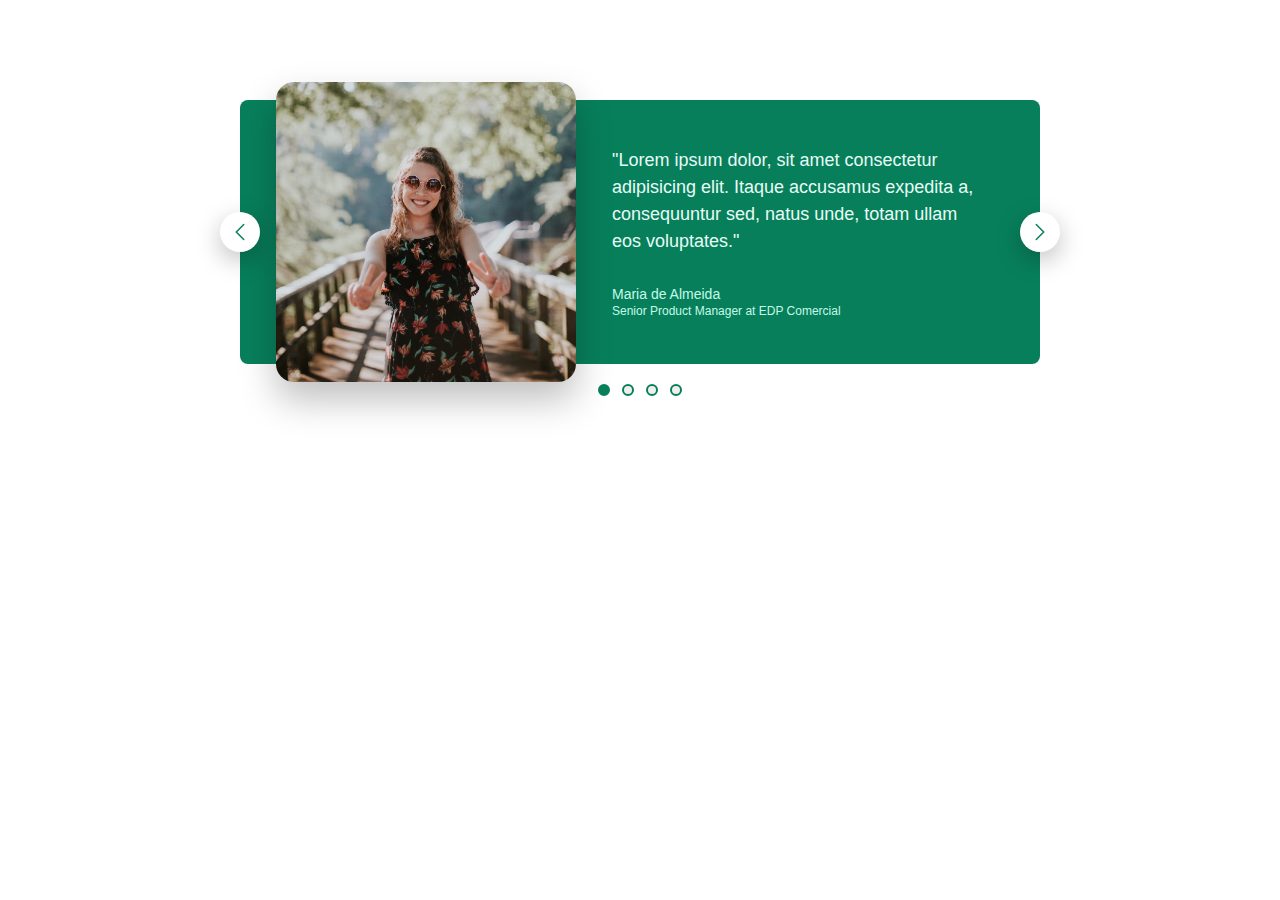
<file: 04-ElementsAndComponents/02-Carousel.html>
<!DOCTYPE html>
<html lang="en">
	<head>
		<meta charset="UTF-8" />
		<meta name="viewport" content="width=device-width, initial-scale=1.0" />
		<link rel="preconnect" href="https://fonts.googleapis.com" />
		<link rel="preconnect" href="https://fonts.gstatic.com" crossorigin />
		<link
			href="https://fonts.googleapis.com/css2?family=Inter:opsz,wght@14..32,100..900&display=swap"
			rel="stylesheet"
		/>
		<title>Carousel Components</title>
		<style>
			/*
			   SPACING SYSTEM (px)
			   2 / 4 / 8 / 12 / 16 / 24 / 32 / 48 / 64 / 80 / 96 / 128
			   FONT SIZE SYSTEM (px)
			   10 / 12 / 14 / 16 / 18 / 20 / 24 / 30 / 36 / 44 / 52 / 62 / 74 / 86 / 98
			   MAIN COLOR : #099268
			   GRAY COLOR : #343a40
			   */
			* {
				margin: 0;
				padding: 0;
				box-sizing: border-box;
			}

			body {
				font-family: sans-serif;
				color: #343a40;
				line-height: 1;
			}

			.carousel {
				background-color: #087f5b;
				width: 800px;
				border-radius: 8px;
				margin: 100px auto;
				padding: 32px 64px 32px 86px;
				position: relative;

				display: flex;
				align-items: center;
				gap: 86px;
			}

			img {
				height: 200px;
				transform: scale(1.5);
				border-radius: 12px;
				box-shadow: 0 12px 24px rgba(0, 0, 0, 0.25);
			}

			.testimonial-text {
				color: #e6fcf5;
				line-height: 1.5;
				font-size: 18px;
				font-weight: 500;
				margin-bottom: 32px;
			}

			.testimonial-author {
				color: #c3fae8;
				font-size: 14px;
				margin-bottom: 4px;
			}

			.testimonial-job {
				color: #c3fae8;
				font-size: 12px;
			}

			.btn {
				position: absolute;
				height: 40px;
				width: 40px;
				border: none;
				border-radius: 50%;
				background-color: #fff;
				box-shadow: 0 8px 24px rgba(0, 0, 0, 0.25);
				cursor: pointer;

				display: flex;
				justify-content: center;
				align-items: center;
			}

			.btn-icon {
				stroke: #087f5b;
				height: 24px;
				width: 24px;
			}

			.btn--left {
				left: 0;
				top: 50%;
				transform: translate(-50%, -50%);
			}

			.btn--right {
				right: 0;
				top: 50%;
				transform: translate(50%, -50%);
			}

			.dots {
				position: absolute;
				display: flex;
				gap: 12px;
				left: 50%;
				bottom: 0;
				transform: translate(-50%, 32px);
			}

			.dot {
				height: 12px;
				width: 12px;
				border: 2px solid #087f5b;
				border-radius: 50%;
				cursor: pointer;
			}

			.dot--fill {
				background-color: #087f5b;
			}
		</style>
	</head>
	<body>
		<div class="carousel">
			<img src="./maria.jpg" alt="maria de almeida" />
			<blockquote class="testimonial">
				<p class="testimonial-text">
					"Lorem ipsum dolor, sit amet consectetur adipisicing elit. Itaque accusamus
					expedita a, consequuntur sed, natus unde, totam ullam eos voluptates."
				</p>
				<p class="testimonial-author">Maria de Almeida</p>
				<p class="testimonial-job">Senior Product Manager at EDP Comercial</p>
			</blockquote>
			<button class="btn btn--left">
				<svg
					xmlns="http://www.w3.org/2000/svg"
					fill="none"
					viewBox="0 0 24 24"
					stroke-width="1.5"
					stroke="currentColor"
					class="btn-icon"
				>
					<path
						stroke-linecap="round"
						stroke-linejoin="round"
						d="M15.75 19.5 8.25 12l7.5-7.5"
					/>
				</svg>
			</button>
			<button class="btn btn--right">
				<svg
					xmlns="http://www.w3.org/2000/svg"
					fill="none"
					viewBox="0 0 24 24"
					stroke-width="1.5"
					stroke="currentColor"
					class="btn-icon"
				>
					<path
						stroke-linecap="round"
						stroke-linejoin="round"
						d="m8.25 4.5 7.5 7.5-7.5 7.5"
					/>
				</svg>
			</button>
			<div class="dots">
				<button class="dot dot--fill">&nbsp;</button>
				<button class="dot">&nbsp;</button>
				<button class="dot">&nbsp;</button>
				<button class="dot">&nbsp;</button>
			</div>
		</div>
	</body>
</html>
</file>
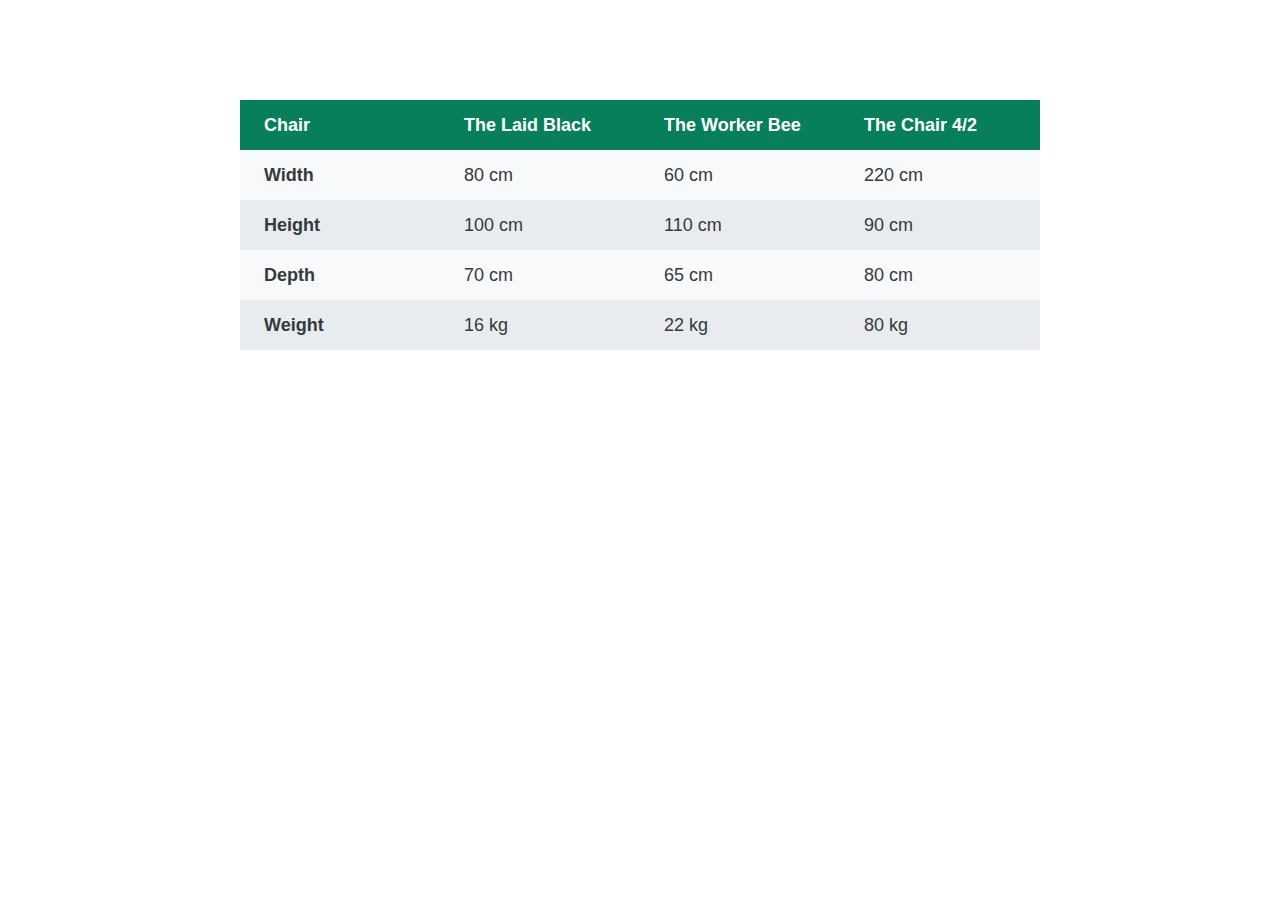
<file: 04-ElementsAndComponents/03-Table.html>
<!DOCTYPE html>
<html lang="en">
	<head>
		<meta charset="UTF-8" />
		<meta name="viewport" content="width=device-width, initial-scale=1.0" />
		<link rel="preconnect" href="https://fonts.googleapis.com" />
		<link rel="preconnect" href="https://fonts.gstatic.com" crossorigin />
		<link
			href="https://fonts.googleapis.com/css2?family=Inter:opsz,wght@14..32,100..900&display=swap"
			rel="stylesheet"
		/>
		<title>Table Component</title>
		<style>
			/*
			SPACING SYSTEM (px)
			2 / 4 / 8 / 12 / 16 / 24 / 32 / 48 / 64 / 80 / 96 / 128
			FONT SIZE SYSTEM (px)
			10 / 12 / 14 / 16 / 18 / 20 / 24 / 30 / 36 / 44 / 52 / 62 / 74 / 86 / 98
			MAIN COLOR : #087f5b
			GRAY COLOR : #343a40
			*/

			* {
				margin: 0;
				padding: 0;
				box-sizing: border-box;
			}

			body {
				font-family: sans-serif;
				color: #343a40;
				line-height: 1;
				font-size: 18px;
				display: flex;
				justify-content: center;
			}

			table {
				margin-top: 100px;
				width: 800px;
				border-collapse: collapse;
			}

			th,
			td {
				padding: 16px 24px;
				text-align: left;
			}

			thead tr {
				color: #fff;
				background-color: #087f5b;
			}

			thead th {
				width: 25%;
			}

			tbody tr:nth-child(odd) {
				background-color: #f8f9fa;
			}

			tbody tr:nth-child(even) {
				background-color: #e9ecef;
			}
		</style>
	</head>
	<body>
		<table>
			<thead>
				<tr>
					<th>Chair</th>
					<th>The Laid Black</th>
					<th>The Worker Bee</th>
					<th>The Chair 4/2</th>
				</tr>
			</thead>
			<tbody>
				<tr>
					<th>Width</th>
					<td>80 cm</td>
					<td>60 cm</td>
					<td>220 cm</td>
				</tr>
				<tr>
					<th>Height</th>
					<td>100 cm</td>
					<td>110 cm</td>
					<td>90 cm</td>
				</tr>
				<tr>
					<th>Depth</th>
					<td>70 cm</td>
					<td>65 cm</td>
					<td>80 cm</td>
				</tr>
				<tr>
					<th>Weight</th>
					<td>16 kg</td>
					<td>22 kg</td>
					<td>80 kg</td>
				</tr>
			</tbody>
		</table>
	</body>
</html>
</file>
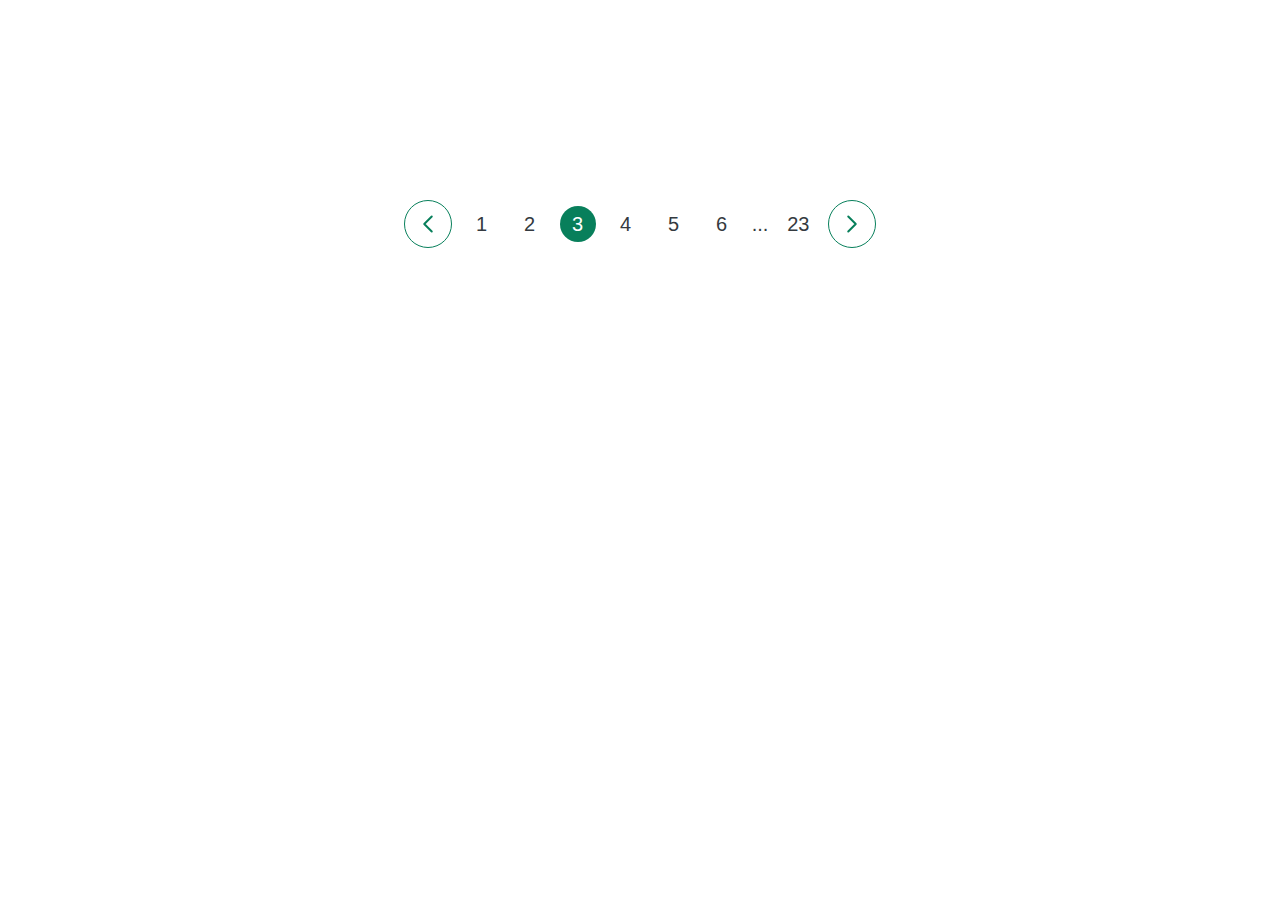
<file: 04-ElementsAndComponents/04-Pagination.html>
<!DOCTYPE html>
<html lang="en">
	<head>
		<meta charset="UTF-8" />
		<meta name="viewport" content="width=device-width, initial-scale=1.0" />
		<link rel="preconnect" href="https://fonts.googleapis.com" />
		<link rel="preconnect" href="https://fonts.gstatic.com" crossorigin />
		<link
			href="https://fonts.googleapis.com/css2?family=Inter:opsz,wght@14..32,100..900&display=swap"
			rel="stylesheet"
		/>
		<title>Pagination Component</title>
		<style>
			/*
			SPACING SYSTEM (px)
			2 / 4 / 8 / 12 / 16 / 24 / 32 / 48 / 64 / 80 / 96 / 128
			FONT SIZE SYSTEM (px)
			10 / 12 / 14 / 16 / 18 / 20 / 24 / 30 / 36 / 44 / 52 / 62 / 74 / 86 / 98
			MAIN COLOR : #087f5b
			GRAY COLOR : #343a40
			*/

			* {
				margin: 0;
				padding: 0;
				box-sizing: border-box;
			}

			body {
				font-family: sans-serif;
				color: #343a40;
				font-size: 20px;
				display: flex;
				justify-content: center;
			}

			.pagination {
				margin-top: 200px;

				display: flex;
				align-items: center;
				gap: 12px;
			}

			.btn {
				height: 48px;
				width: 48px;
				background-color: #fff;
				border: 1px solid #087f5b;
				border-radius: 50%;
				cursor: pointer;

				display: flex;
				justify-content: center;
				align-items: center;
			}

			.btn-icon {
				stroke: #087f5b;
				height: 24px;
				width: 24px;
			}

			.btn:hover {
				background-color: #087f5b;
			}

			.btn:hover .btn-icon {
				stroke: #fff;
			}

			.page:link,
			.page:visited {
				text-decoration: none;
				color: #343a40;
				height: 36px;
				width: 36px;
				display: flex;
				align-items: center;
				justify-content: center;
				border-radius: 50%;
			}

			.page:hover,
			.page:active,
			.page.page-active {
				color: #fff;
				background-color: #087f5b;
			}
		</style>
	</head>
	<body>
		<div class="pagination">
			<button class="btn">
				<svg
					xmlns="http://www.w3.org/2000/svg"
					fill="none"
					viewBox="0 0 24 24"
					stroke-width="2"
					stroke="currentColor"
					class="btn-icon"
				>
					<path
						stroke-linecap="round"
						stroke-linejoin="round"
						d="M15.75 19.5 8.25 12l7.5-7.5"
					/>
				</svg>
			</button>

			<a href="#" class="page">1</a>
			<a href="#" class="page">2</a>
			<a href="#" class="page page-active">3</a>
			<a href="#" class="page">4</a>
			<a href="#" class="page">5</a>
			<a href="#" class="page">6</a>
			<span class="dots">...</span>
			<a href="#" class="page">23</a>

			<button class="btn">
				<svg
					xmlns="http://www.w3.org/2000/svg"
					fill="none"
					viewBox="0 0 24 24"
					stroke-width="2"
					stroke="currentColor"
					class="btn-icon"
				>
					<path
						stroke-linecap="round"
						stroke-linejoin="round"
						d="m8.25 4.5 7.5 7.5-7.5 7.5"
					/>
				</svg>
			</button>
		</div>
	</body>
</html>
</file>
<file: 01-HtmlAndCss-Fundamental/style.css>
* {
	margin: 0;
	padding: 0;
}

body {
	color: #444;
	font-family: sans-serif;
	border-top: 10px solid #1098ad;
	position: relative;
}

h2,
h3 {
	color: #1098ad;
}

p {
	font-size: 22px;
	line-height: 1.5;
	margin-bottom: 15px;
}

.container {
	width: 800px;
	margin: 0 auto;
}

.main-header {
	background-color: #f7f7f7;
	padding: 20px 40px;
	margin-bottom: 60px;
}

.main-title {
	font-size: 26px;
	font-style: italic;
	text-transform: uppercase;
}

.main-title::first-letter {
	font-style: normal;
}

a:link,
a:visited {
	font-size: 18px;
	display: inline-block;
	margin-top: 10px;
	margin-right: 20px;
	text-decoration: none;
	color: #1098ad;
}

a:hover,
a:active {
	color: #ff4800;
	font-weight: bold;
	text-decoration: underline;
}

.article-header {
	position: relative;
}

.article-title {
	font-size: 40px;
	margin-bottom: 30px;
}

.article-title::after {
	content: "TOP";
	font-size: 18px;
	background-color: #ffe600;
	padding: 3px 10px;
	color: #444;
	position: absolute;
	top: -15px;
	right: -30px;
}

.posted-by {
	font-size: 18px;
	font-style: italic;
	margin-bottom: 20px;
}

.img-post {
	width: 100%;
	height: auto;
	margin-bottom: 40px;
}

h3 {
	font-size: 30px;
	margin-top: 40px;
	margin-bottom: 20px;
}

.list {
	margin-left: 40px;
	font-size: 22px;
}

.list li {
	margin-bottom: 10px;
	font-size: 20px;
}

.list li:first-child {
	font-weight: bold;
}

.list li:last-child {
	font-style: italic;
}

p a:link {
	font-size: 24px;
}

aside {
	border-top: 5px solid #1098ad;
	border-bottom: 5px solid #1098ad;
	margin-top: 60px;
	width: 500px;
	background-color: #f7f7f7;
}

aside .list {
	list-style: none;
	margin-left: 50px;
	margin-bottom: 60px;
}

aside h4 {
	font-size: 20px;
	text-transform: uppercase;
	margin-top: 50px;
	text-align: center;
}

aside a:link {
	margin-left: 5px;
	font-size: 20px;
}

aside p {
	font-size: 18px;
	font-weight: bold;
}

footer p {
	font-size: 16px;
}

button {
	font-size: 24px;
	padding: 20px;
	position: absolute;
	bottom: 50px;
	right: 50px;
}
</file>
<file: 02-CSS-Layouts/style.css>
* {
	margin: 0;
	padding: 0;
	box-sizing: border-box;
}

body {
	color: #444;
	font-family: sans-serif;
	border-top: 10px solid #1098ad;
	position: relative;
}

h2,
h3 {
	color: #1098ad;
}

p {
	font-size: 22px;
	line-height: 1.5;
	margin-bottom: 15px;
}

.container {
	width: 1200px;
	margin: 0 auto;
}

.main-header {
	background-color: #f7f7f7;
	padding: 20px 40px;
	margin-bottom: 60px;
}

.main-title {
	font-size: 26px;
	font-style: italic;
	text-transform: uppercase;
}

.main-title::first-letter {
	font-style: normal;
}

a:link,
a:visited {
	font-size: 18px;
	margin-right: 20px;
	text-decoration: none;
	color: #1098ad;
}

a:hover,
a:active {
	color: #ff4800;
	font-weight: bold;
	text-decoration: underline;
}

.article-header {
	position: relative;
}

.article-title {
	font-size: 40px;
	margin-bottom: 30px;
}

.article-title::after {
	content: "TOP";
	font-size: 18px;
	background-color: #ffe600;
	padding: 3px 10px;
	color: #444;
	position: absolute;
	top: -15px;
	right: -30px;
}

.author-info {
	font-size: 18px;
	font-style: italic;
	margin-bottom: 0;
}

.img-post {
	width: 100%;
	height: auto;
	margin-bottom: 40px;
}

h3 {
	font-size: 30px;
	margin-top: 40px;
	margin-bottom: 20px;
}

.list {
	margin-left: 40px;
	font-size: 22px;
}

.list li {
	margin-bottom: 10px;
	font-size: 20px;
}

.list li:first-child {
	font-weight: bold;
}

.list li:last-child {
	font-style: italic;
}

p a:link {
	font-size: 24px;
}

aside {
	border-top: 5px solid #1098ad;
	border-bottom: 5px solid #1098ad;
	background-color: #f7f7f7;
}

.related {
	list-style: none;
	margin-left: 0;
	padding: 40px 20px;
}

h4 {
	font-size: 20px;
	text-transform: uppercase;
	margin-top: 50px;
	text-align: center;
}

.related-post img {
	margin-right: 10px;
}

.related-link:link {
	font-size: 20px;
}

.related-author {
	font-size: 16px;
	font-style: italic;
}

footer p {
	font-size: 16px;
}

button {
	font-size: 24px;
	padding: 20px;
	position: absolute;
	bottom: 50px;
	right: 50px;
}

/* Float */
/* 
.main-title {
	float: left;
}

nav {
	float: right;
}

.clearfix::after {
	content: "";
	clear: both;
	display: block;
}

article {
	width: 825px;
	float: left;
}

aside {
	width: 300px;
	float: right;
}

footer {
	clear: both;
	background-color: #ffe600;
} */

.main-header {
	display: flex;
	justify-content: space-between;
	align-items: center;
}

.author {
	display: flex;
	gap: 20px;
	align-items: center;
	margin-bottom: 20px;
}

aside {
	flex: 0 0 300px;
}

.related-post {
	display: flex;
	margin-bottom: 20px;
}

/* Flex */
/* 
main {
	display: flex;
	align-items: flex-start;
	gap: 75px;
}
*/

/* GRID */
.container {
	display: grid;
	align-items: start;
	grid-template-columns: 1fr 300px;
	column-gap: 75px;
}

.main-header {
	grid-column: 1/-1;
}

footer {
	grid-column: 1/-1;
}
</file>
<file: 03-Design/style.css>
/*
SPACING SYSTEM (px)
2 / 4 / 8 / 12 / 16 / 24 / 32 / 48 / 64 / 80 / 96 / 128

FONT SIZE SYSTEM (px)
10 / 12 / 14 / 16 / 18 / 20 / 24 / 30 / 36 / 44 / 52 / 62 / 74 / 86 / 98
*/

/* 
  MAIN COLOR : #099268
  GRAY COLOR : #343a40
*/

* {
	margin: 0;
	padding: 0;
	box-sizing: border-box;
}

/* ------------------------ */
/* GENERAL STYLES */
/* ------------------------ */
body {
	font-family: sans-serif;
	color: #343a40;
	border-bottom: 8px solid #099268;
}

.container {
	width: 960px;
	margin: 0 auto;
}

header,
section {
	margin-bottom: 80px;
}

h2 {
	margin-bottom: 48px;
	font-size: 30px;
	letter-spacing: -1px;
}

.grid-3-cols {
	display: grid;
	grid-template-columns: repeat(3, 1fr);
	column-gap: 80px;
}

img {
	border-radius: 20px;
}

.btn:link,
.btn:visited {
	font-family: 500px;
	display: inline-block;
	color: #fff;
	background-color: #099268;
	text-decoration: none;
	border-radius: 50px;
}

.btn:hover,
.btn:active {
	background-color: #0ca678;
}

.btn--small {
	font-size: 16px;
	padding: 8px 12px;
}

.btn--big {
	font-size: 20px;
	padding: 18px 24px;
}

/* ------------------------ */
/* COMPONENT STYLES */
/* ------------------------ */

/* HEADER */
header {
	display: grid;
	grid-template-columns: repeat(2, 1fr);
	column-gap: 80px;
	margin-top: 64px;
}

.header-text-box {
	align-self: center;
}

h1 {
	margin-bottom: 32px;
	font-size: 52px;
	letter-spacing: -3px;
	line-height: 1.1;
}

.header-text {
	margin-bottom: 24px;
	font-size: 18px;
	line-height: 1.7;
}

img {
	width: 100%;
}

/* FEATURES */
.features-icon {
	stroke: #fff;
	width: 36px;
	height: 36px;
	margin-bottom: 24px;
	background-color: #099268;
	border-radius: 50px;
	padding: 8px;
}

.features-title {
	margin-bottom: 12px;
	font-size: 20px;
}

.features-text {
	font-size: 18px;
	line-height: 1.7;
}

/* TESTIMONIAL */
.testimonial-section {
	color: #fff;
	background-color: #099268;
	padding: 24px;
	border-radius: 20px;
}

.testimonial-box {
	grid-column: 2 / -1;
	align-self: center;
}

.testimonial-box h2 {
	margin-bottom: 24px;
	font-size: 24px;
}

.testimonial-text {
	color: #c3fae8;
	font-style: italic;
	margin-bottom: 24px;
	font-size: 18px;
	line-height: 1.7;
}

.testimonial-author {
	color: #63e6be;
}

/* CHAIRS */
.chair {
	border-radius: 20px;
	box-shadow: 0 20px 30px 0 rgba(0, 0, 0, 0.1);
}

.chair img {
	border-radius: 20px 20px 0 0;
}

.chair-box {
	padding: 24px;
}

h3 {
	margin-bottom: 24px;
	font-size: 20px;
}

.chair-details {
	list-style: none;
	margin-bottom: 32px;
}

.chair-details li {
	display: flex;
	align-items: center;
	gap: 12px;
	margin-bottom: 16px;
}

.chair-details li:last-child {
	margin-bottom: 0;
}

.chair-icon {
	stroke: #099268;
	width: 24px;
	height: 24px;
}

.chair-price {
	display: flex;
	justify-content: space-between;
	align-items: center;
	font-size: 20px;
}

footer {
	margin-bottom: 32px;
	color: #868e96;
}
</file>
<file: Toogle Theme/index.css>
* {
	margin: 0;
	padding: 0;
	box-sizing: border-box;
}

body {
	position: relative;
}

.toggle {
	background-color: #ccc;
	position: absolute;
	top: 5vh;
	right: 3vw;
	padding: 0.5rem 1rem;
	border-radius: 1rem;
	border: none;
}

.toggle:hover {
	color: #fff;
	background-color: #333;
}

.div {
	position: absolute;
	top: 15vh;
	left: 26vw;
	text-align: center;
	width: 50vw;
	padding: 1rem;
	border-radius: 2rem;
}

.div h1 {
	color: #fff;
	background-color: #333;
}
</file>
<file: Challenges/Challenge-1/style.css>
* {
	margin: 0;
	padding: 0;
	box-sizing: border-box;
}

body {
	font-family: sans-serif;
}

article {
	margin: 50px auto;
	width: 825px;
	border: 4px solid #000;
	position: relative;
	display: grid;
	grid-template-columns: 250px 1fr 1fr;
	column-gap: 40px;
}

.sale {
	display: inline-block;
	position: absolute;
	background-color: #ec2f2f;
	padding: 7px 15px;
	text-transform: uppercase;
	top: -17px;
	left: -38px;
	color: #fff;
	font-size: 12px;
	font-weight: bold;
	letter-spacing: 2px;
}

/* Product */
.product-title {
	font-size: 22px;
	background-color: #f7f7f7;
	text-transform: uppercase;
	text-align: center;
	padding: 15px;
	grid-column: 1/-1;
}

/* Product Info */
.info {
	align-self: center;
}

.price {
	display: flex;
	align-items: center;
	justify-content: space-between;
	margin-bottom: 20px;
}

.rate {
	font-size: 24px;
}

.shipping {
	font-size: 12px;
	font-weight: bold;
	text-transform: uppercase;
	color: #777;
}

.prod-info {
	line-height: 1.5;
	margin-bottom: 15px;
}

a:link,
a:visited {
	color: #000;
}

a:hover,
a:active {
	text-decoration: none;
}

.colors {
	margin-top: 30px;
	display: flex;
	gap: 10px;
}

.color {
	width: 22px;
	height: 22px;
}

.black {
	background-color: #000;
}

.blue {
	background-color: #2f6ee2;
}

.red {
	background-color: #ec2f2f;
}

.yellow {
	background-color: #f0bf1e;
}

.green {
	background-color: #90cc20;
}

.brown {
	background-color: #885214;
}

/* Product Details */
.details {
	align-self: center;
}
h4 {
	text-transform: uppercase;
	font-size: 16px;
	margin-bottom: 15px;
}

ul {
	list-style: square;
	line-height: 1.4;
	margin-left: 20px;
}

li {
	margin-bottom: 10px;
}

/* Button */
.add-cart {
	color: #fff;
	background-color: #000;
	border: none;
	border-top: 4px solid #000;
	font-size: 20px;
	text-transform: uppercase;
	width: 100%;
	padding: 15px;
	cursor: pointer;
	grid-column: 1/-1;
}

.add-cart:hover {
	color: #000;
	background-color: #fff;
}
</file>
